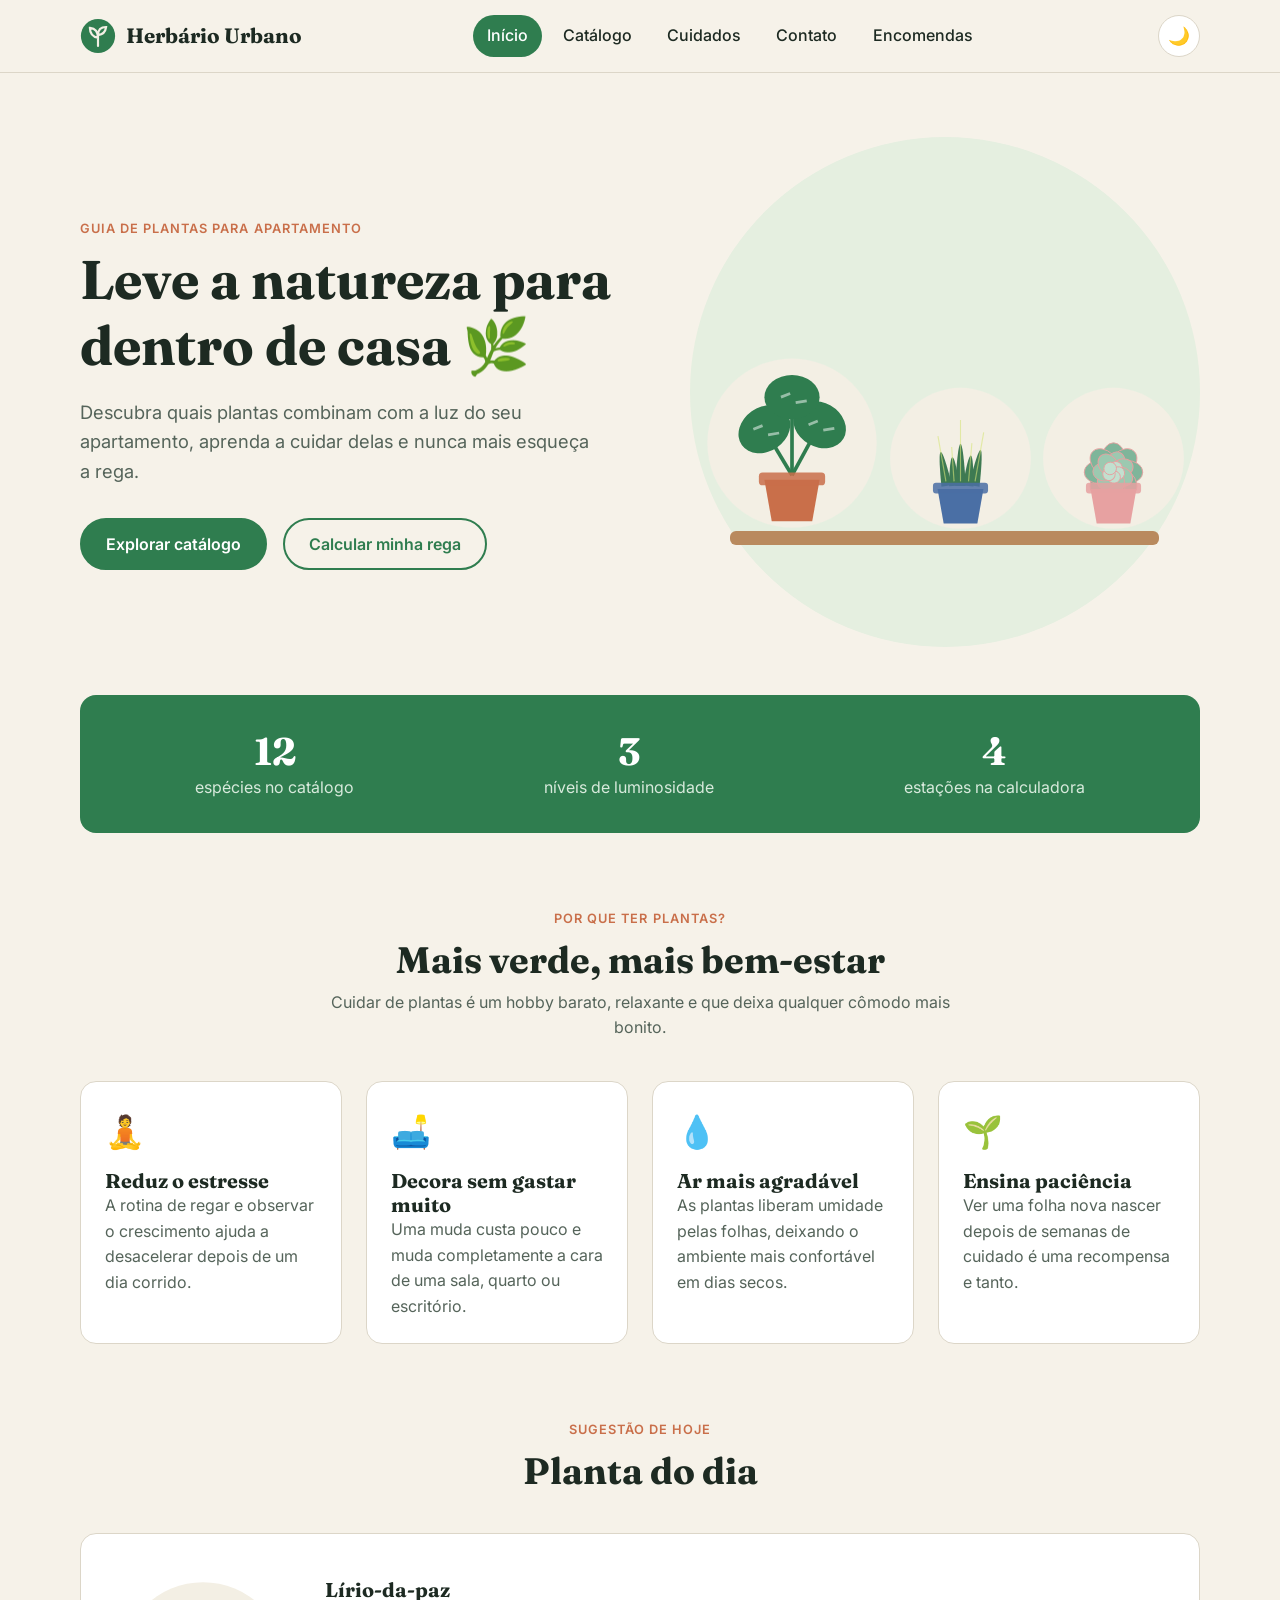
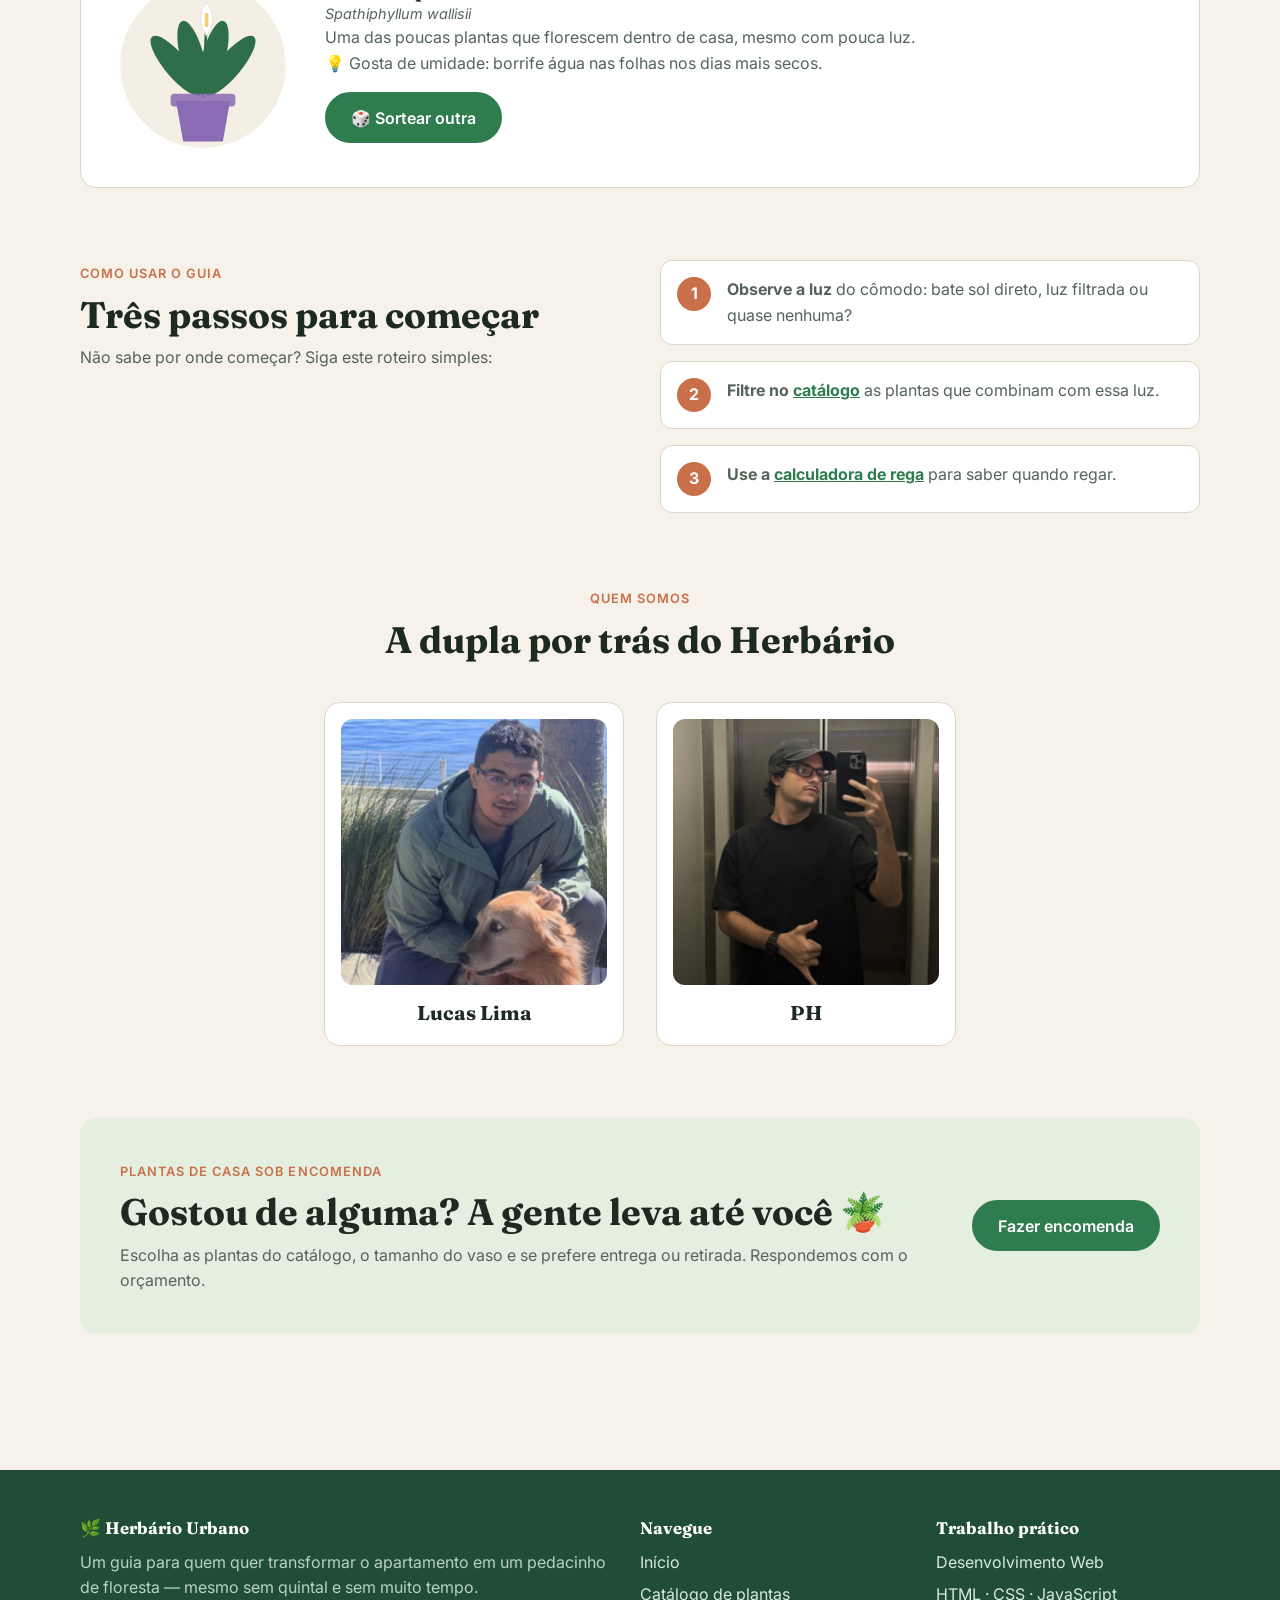
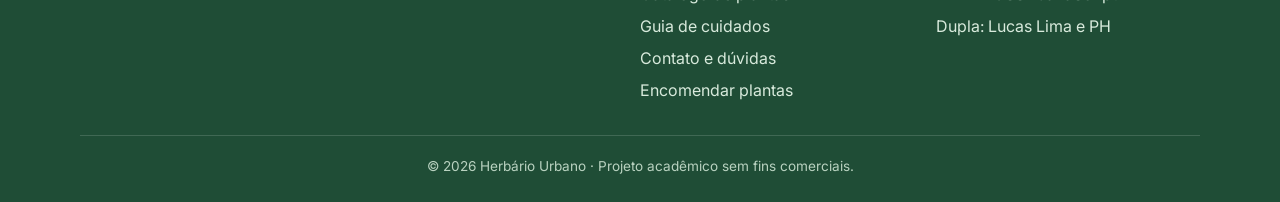
<file: index.html>
<!DOCTYPE html>
<html lang="pt-BR">
<head>
  <meta charset="UTF-8">
  <meta name="viewport" content="width=device-width, initial-scale=1.0">
  <meta name="description" content="Guia de plantas para apartamento: catálogo, cuidados e calculadora de rega.">
  <title>Início | Herbário Urbano</title>
  <link rel="icon" href="img/logo.svg" type="image/svg+xml">
  <link rel="preconnect" href="https://fonts.googleapis.com">
  <link rel="preconnect" href="https://fonts.gstatic.com" crossorigin>
  <link href="https://fonts.googleapis.com/css2?family=Fraunces:wght@600;700&family=Inter:wght@400;500;600&display=swap" rel="stylesheet">
  <link rel="stylesheet" href="css/style.css">
</head>
<body>
  <a class="pular-link" href="#conteudo">Pular para o conteúdo</a>

  <header class="cabecalho">
    <nav class="nav container" aria-label="Navegação principal">
      <a href="index.html" class="logo">
        <img src="img/logo.svg" alt="" width="36" height="36">
        Herbário Urbano
      </a>
      <ul class="nav-lista" id="menu">
          <li><a href="index.html" class="ativo" aria-current="page">Início</a></li>
          <li><a href="plantas.html">Catálogo</a></li>
          <li><a href="cuidados.html">Cuidados</a></li>
          <li><a href="contato.html">Contato</a></li>
          <li><a href="encomendas.html">Encomendas</a></li>
      </ul>
      <div class="nav-acoes">
        <button class="botao-icone tema-toggle" type="button" aria-label="Ativar tema escuro">🌙</button>
        <button class="botao-icone menu-toggle" type="button" aria-label="Abrir menu" aria-controls="menu" aria-expanded="false">☰</button>
      </div>
    </nav>
  </header>

  <main id="conteudo">
    <section class="hero">
      <div class="container">
        <div>
          <span class="etiqueta">Guia de plantas para apartamento</span>
          <h1>Leve a natureza para dentro de casa 🌿</h1>
          <p>Descubra quais plantas combinam com a luz do seu apartamento, aprenda a cuidar delas e nunca mais esqueça a rega.</p>
          <div class="hero-botoes">
            <a href="plantas.html" class="botao">Explorar catálogo</a>
            <a href="cuidados.html" class="botao botao-secundario">Calcular minha rega</a>
          </div>
        </div>
        <div class="hero-estante" aria-hidden="true">
          <div class="prateleira"></div>
          <img src="img/costela-de-adao.svg" alt="">
          <img src="img/espada-de-sao-jorge.svg" alt="">
          <img src="img/echeveria.svg" alt="">
        </div>
      </div>
    </section>

    <section class="container revelar" aria-label="Números do guia">
      <div class="numeros">
        <p><strong id="total-plantas" data-alvo="9">0</strong><span>espécies no catálogo</span></p>
        <p><strong data-alvo="3">0</strong><span>níveis de luminosidade</span></p>
        <p><strong data-alvo="4">0</strong><span>estações na calculadora</span></p>
      </div>
    </section>

    <section class="secao">
      <div class="container">
        <div class="secao-titulo revelar">
          <span class="etiqueta">Por que ter plantas?</span>
          <h2>Mais verde, mais bem-estar</h2>
          <p>Cuidar de plantas é um hobby barato, relaxante e que deixa qualquer cômodo mais bonito.</p>
        </div>
        <ul class="grade-cards" style="list-style:none">
          <li class="card revelar">
            <div class="card-icone" aria-hidden="true">🧘</div>
            <h3>Reduz o estresse</h3>
            <p>A rotina de regar e observar o crescimento ajuda a desacelerar depois de um dia corrido.</p>
          </li>
          <li class="card revelar">
            <div class="card-icone" aria-hidden="true">🛋️</div>
            <h3>Decora sem gastar muito</h3>
            <p>Uma muda custa pouco e muda completamente a cara de uma sala, quarto ou escritório.</p>
          </li>
          <li class="card revelar">
            <div class="card-icone" aria-hidden="true">💧</div>
            <h3>Ar mais agradável</h3>
            <p>As plantas liberam umidade pelas folhas, deixando o ambiente mais confortável em dias secos.</p>
          </li>
          <li class="card revelar">
            <div class="card-icone" aria-hidden="true">🌱</div>
            <h3>Ensina paciência</h3>
            <p>Ver uma folha nova nascer depois de semanas de cuidado é uma recompensa e tanto.</p>
          </li>
        </ul>
      </div>
    </section>

    <section class="secao" style="padding-top:0">
      <div class="container">
        <div class="secao-titulo">
          <span class="etiqueta">Sugestão de hoje</span>
          <h2>Planta do dia</h2>
        </div>
        <article class="planta-do-dia" id="planta-do-dia" aria-live="polite">
          <img src="img/jiboia.svg" alt="Ilustração da planta Jiboia" width="180" height="189">
          <div>
            <h3>Jiboia</h3>
            <p class="nome-cientifico">Epipremnum aureum</p>
            <p class="descricao">Pendente e muito resistente, perfeita para prateleiras altas.</p>
            <p class="dica"></p>
            <button class="botao" id="sortear-planta" type="button">🎲 Sortear outra</button>
          </div>
        </article>
      </div>
    </section>

    <section class="secao" style="padding-top:0">
      <div class="container duas-colunas">
        <div class="revelar">
          <span class="etiqueta">Como usar o guia</span>
          <h2>Três passos para começar</h2>
          <p>Não sabe por onde começar? Siga este roteiro simples:</p>
        </div>
        <ol class="lista-passos revelar">
          <li><p><strong>Observe a luz</strong> do cômodo: bate sol direto, luz filtrada ou quase nenhuma?</p></li>
          <li><p><strong>Filtre no <a href="plantas.html">catálogo</a></strong> as plantas que combinam com essa luz.</p></li>
          <li><p><strong>Use a <a href="cuidados.html#calculadora">calculadora de rega</a></strong> para saber quando regar.</p></li>
        </ol>
      </div>
    </section>

    <section class="secao" style="padding-top:0">
      <div class="container">
        <div class="secao-titulo revelar">
          <span class="etiqueta">Quem somos</span>
          <h2>A dupla por trás do Herbário</h2>
        </div>
        <ul class="dupla">
          <li class="pessoa revelar">
            <img src="img/lucas-lima.jpg" alt="Foto de Lucas Lima" width="320" height="312" loading="lazy">
            <h3>Lucas Lima</h3>
          </li>
          <li class="pessoa revelar">
            <img src="img/ph.jpg" alt="Foto de PH" width="320" height="312" loading="lazy">
            <h3>PH</h3>
          </li>
        </ul>
      </div>
    </section>

    <section class="secao" style="padding-top:0">
      <div class="container">
        <div class="chamada-encomenda revelar">
          <div>
            <span class="etiqueta">Plantas de casa sob encomenda</span>
            <h2>Gostou de alguma? A gente leva até você 🪴</h2>
            <p>Escolha as plantas do catálogo, o tamanho do vaso e se prefere entrega ou retirada. Respondemos com o orçamento.</p>
          </div>
          <a href="encomendas.html" class="botao">Fazer encomenda</a>
        </div>
      </div>
    </section>
  </main>

  <footer class="rodape">
    <div class="container">
      <div class="rodape-grade">
        <section>
          <h3>🌿 Herbário Urbano</h3>
          <p>Um guia para quem quer transformar o apartamento em um pedacinho de floresta — mesmo sem quintal e sem muito tempo.</p>
        </section>
        <nav aria-label="Links do rodapé">
          <h3>Navegue</h3>
          <ul>
            <li><a href="index.html">Início</a></li>
            <li><a href="plantas.html">Catálogo de plantas</a></li>
            <li><a href="cuidados.html">Guia de cuidados</a></li>
            <li><a href="contato.html">Contato e dúvidas</a></li>
            <li><a href="encomendas.html">Encomendar plantas</a></li>
          </ul>
        </nav>
        <section>
          <h3>Trabalho prático</h3>
          <ul>
            <li>Desenvolvimento Web</li>
            <li>HTML · CSS · JavaScript</li>
            <li>Dupla: Lucas Lima e PH</li>
          </ul>
        </section>
      </div>
      <p class="rodape-base">© <span id="ano-atual">2026</span> Herbário Urbano · Projeto acadêmico sem fins comerciais.</p>
    </div>
  </footer>

  <button class="botao-icone voltar-topo" type="button" aria-label="Voltar ao topo">↑</button>

  <script src="js/dados.js"></script>
  <script src="js/main.js"></script>
</body>
</html>
</file>
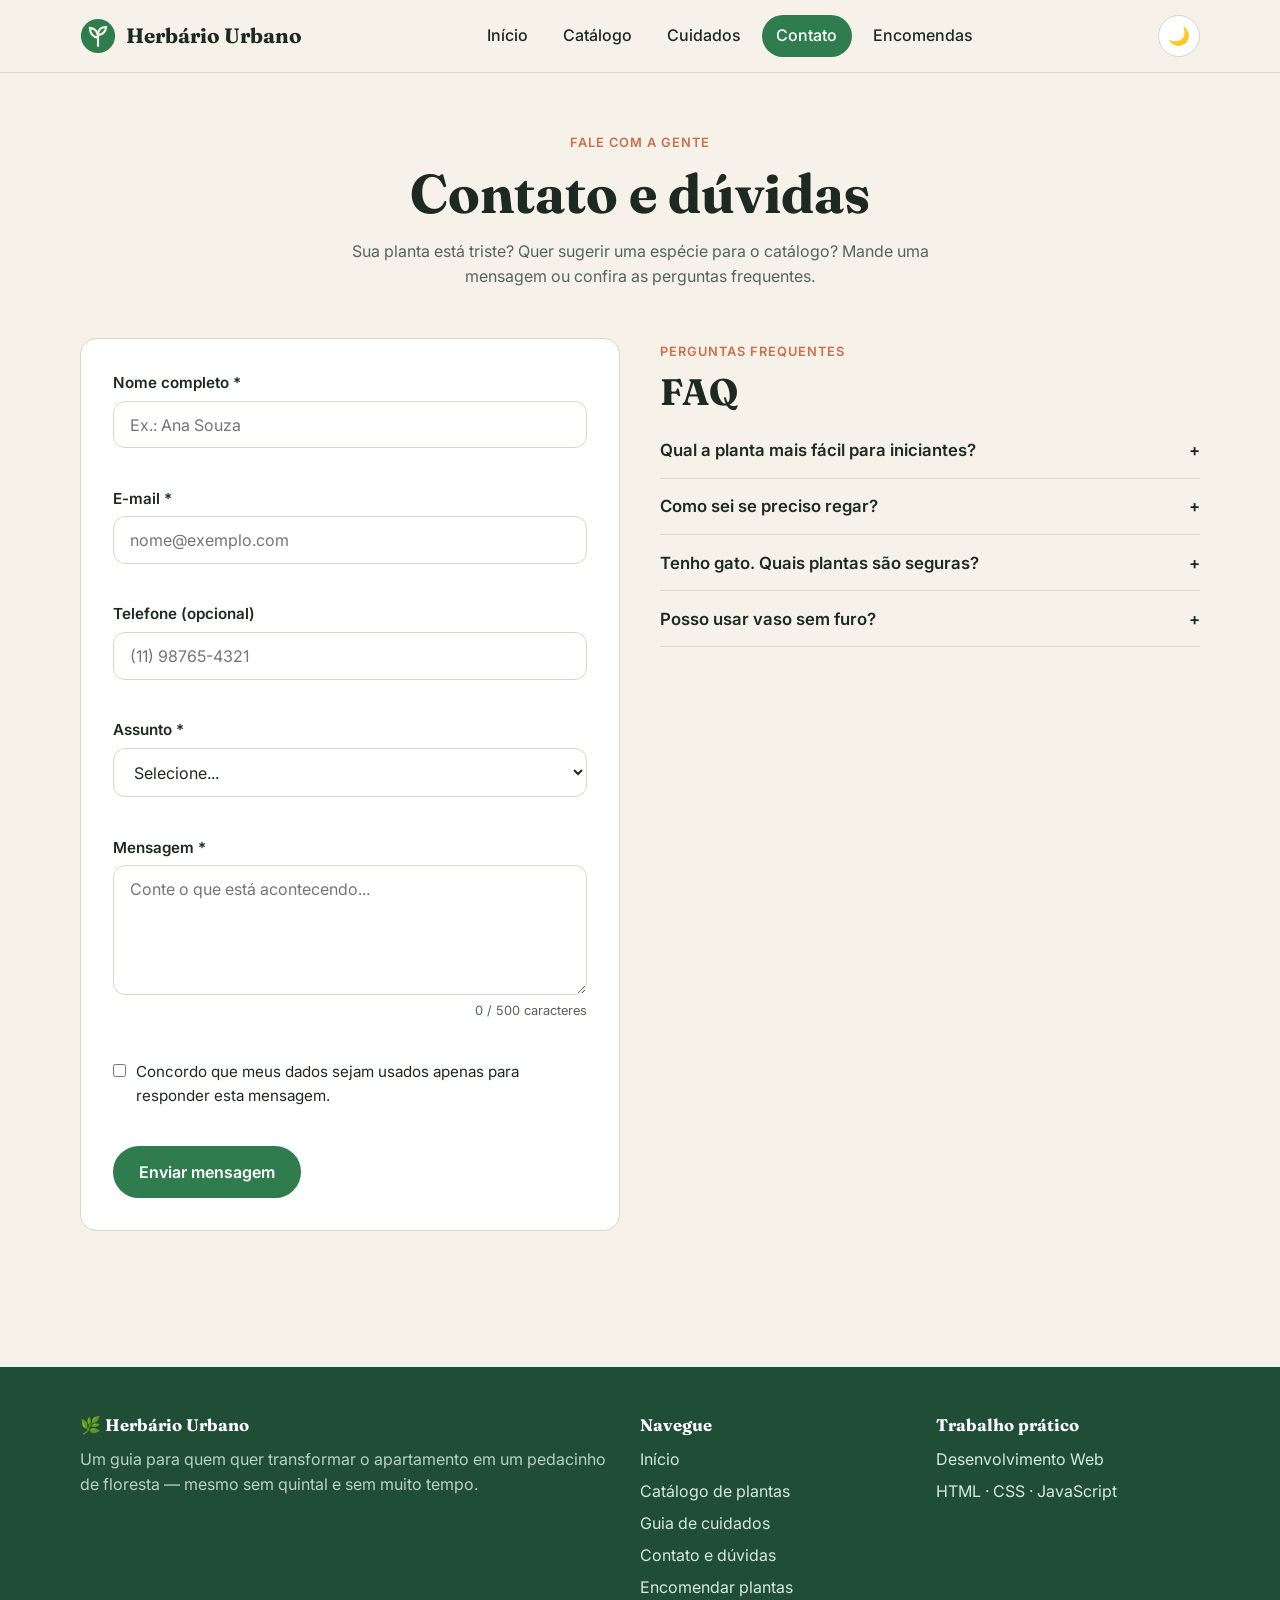
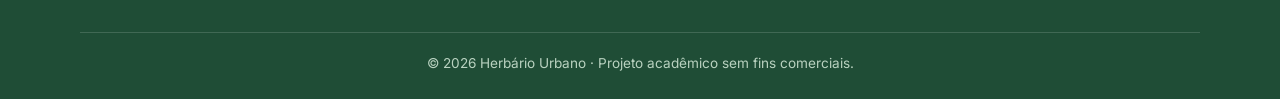
<file: contato.html>
<!DOCTYPE html>
<html lang="pt-BR">
<head>
  <meta charset="UTF-8">
  <meta name="viewport" content="width=device-width, initial-scale=1.0">
  <meta name="description" content="Entre em contato e tire suas dúvidas sobre plantas.">
  <title>Contato | Herbário Urbano</title>
  <link rel="icon" href="img/logo.svg" type="image/svg+xml">
  <link rel="preconnect" href="https://fonts.googleapis.com">
  <link rel="preconnect" href="https://fonts.gstatic.com" crossorigin>
  <link href="https://fonts.googleapis.com/css2?family=Fraunces:wght@600;700&family=Inter:wght@400;500;600&display=swap" rel="stylesheet">
  <link rel="stylesheet" href="css/style.css">
</head>
<body>
  <a class="pular-link" href="#conteudo">Pular para o conteúdo</a>

  <header class="cabecalho">
    <nav class="nav container" aria-label="Navegação principal">
      <a href="index.html" class="logo">
        <img src="img/logo.svg" alt="" width="36" height="36">
        Herbário Urbano
      </a>
      <ul class="nav-lista" id="menu">
          <li><a href="index.html">Início</a></li>
          <li><a href="plantas.html">Catálogo</a></li>
          <li><a href="cuidados.html">Cuidados</a></li>
          <li><a href="contato.html" class="ativo" aria-current="page">Contato</a></li>
          <li><a href="encomendas.html">Encomendas</a></li>
      </ul>
      <div class="nav-acoes">
        <button class="botao-icone tema-toggle" type="button" aria-label="Ativar tema escuro">🌙</button>
        <button class="botao-icone menu-toggle" type="button" aria-label="Abrir menu" aria-controls="menu" aria-expanded="false">☰</button>
      </div>
    </nav>
  </header>

  <main id="conteudo">
    <section class="pagina-topo container">
      <span class="etiqueta">Fale com a gente</span>
      <h1>Contato e dúvidas</h1>
      <p>Sua planta está triste? Quer sugerir uma espécie para o catálogo? Mande uma mensagem ou confira as perguntas frequentes.</p>
    </section>

    <section class="secao" style="padding-top:1rem">
      <div class="container duas-colunas">
        <div class="form-card">
          <form id="form-contato" novalidate>
            <div class="campo">
              <label for="nome">Nome completo *</label>
              <input type="text" id="nome" name="nome" autocomplete="name" placeholder="Ex.: Ana Souza">
              <span class="msg-erro" aria-live="polite"></span>
            </div>

            <div class="campo">
              <label for="email">E-mail *</label>
              <input type="email" id="email" name="email" autocomplete="email" placeholder="nome@exemplo.com">
              <span class="msg-erro" aria-live="polite"></span>
            </div>

            <div class="campo">
              <label for="telefone">Telefone (opcional)</label>
              <input type="tel" id="telefone" name="telefone" autocomplete="tel" placeholder="(11) 98765-4321">
              <span class="msg-erro" aria-live="polite"></span>
            </div>

            <div class="campo">
              <label for="assunto">Assunto *</label>
              <select id="assunto" name="assunto">
                <option value="">Selecione...</option>
                <option value="ajuda">Preciso de ajuda com uma planta</option>
                <option value="sugestao">Sugerir planta para o catálogo</option>
                <option value="elogio">Elogio ou crítica</option>
                <option value="outro">Outro assunto</option>
              </select>
              <span class="msg-erro" aria-live="polite"></span>
            </div>

            <div class="campo">
              <label for="mensagem">Mensagem *</label>
              <textarea id="mensagem" name="mensagem" maxlength="500" placeholder="Conte o que está acontecendo..."></textarea>
              <span class="contador" id="contador">0 / 500 caracteres</span>
              <span class="msg-erro" aria-live="polite"></span>
            </div>

            <div class="campo">
              <div class="checkbox">
                <input type="checkbox" id="termos" name="termos">
                <label for="termos">Concordo que meus dados sejam usados apenas para responder esta mensagem.</label>
              </div>
              <span class="msg-erro" aria-live="polite"></span>
            </div>

            <button class="botao" type="submit">Enviar mensagem</button>
          </form>

          <div class="sucesso-envio" id="sucesso-envio" tabindex="-1" aria-live="polite">
            <h2>Mensagem enviada! 🌱</h2>
            <p>Obrigado, <strong id="sucesso-nome"></strong>! Responderemos em breve. Confira o que recebemos:</p>
            <dl></dl>
            <button class="botao botao-secundario" type="button" id="nova-mensagem">Enviar outra mensagem</button>
          </div>
        </div>

        <aside>
          <span class="etiqueta">Perguntas frequentes</span>
          <h2>FAQ</h2>
          <div class="faq">
            <div class="faq-item">
              <button class="faq-pergunta" type="button" aria-expanded="false">Qual a planta mais fácil para iniciantes?<span aria-hidden="true">+</span></button>
              <div class="faq-resposta"><p>A espada-de-são-jorge e a zamioculca: aguentam pouca luz e esquecimentos na rega. Veja mais no <a href="plantas.html">catálogo</a>.</p></div>
            </div>
            <div class="faq-item">
              <button class="faq-pergunta" type="button" aria-expanded="false">Como sei se preciso regar?<span aria-hidden="true">+</span></button>
              <div class="faq-resposta"><p>Enfie o dedo uns 2 cm no substrato. Se sair seco, regue; se sair úmido, espere. A <a href="cuidados.html#calculadora">calculadora</a> ajuda a criar uma rotina.</p></div>
            </div>
            <div class="faq-item">
              <button class="faq-pergunta" type="button" aria-expanded="false">Tenho gato. Quais plantas são seguras?<span aria-hidden="true">+</span></button>
              <div class="faq-resposta"><p>No catálogo, marque o filtro “Só pet friendly”. Samambaia, calathea e echevéria são boas opções.</p></div>
            </div>
            <div class="faq-item">
              <button class="faq-pergunta" type="button" aria-expanded="false">Posso usar vaso sem furo?<span aria-hidden="true">+</span></button>
              <div class="faq-resposta"><p>Use como cachepô: deixe a planta num vaso plástico furado dentro dele e retire a água acumulada após a rega.</p></div>
            </div>
          </div>
        </aside>
      </div>
    </section>
  </main>

  <footer class="rodape">
    <div class="container">
      <div class="rodape-grade">
        <section>
          <h3>🌿 Herbário Urbano</h3>
          <p>Um guia para quem quer transformar o apartamento em um pedacinho de floresta — mesmo sem quintal e sem muito tempo.</p>
        </section>
        <nav aria-label="Links do rodapé">
          <h3>Navegue</h3>
          <ul>
            <li><a href="index.html">Início</a></li>
            <li><a href="plantas.html">Catálogo de plantas</a></li>
            <li><a href="cuidados.html">Guia de cuidados</a></li>
            <li><a href="contato.html">Contato e dúvidas</a></li>
            <li><a href="encomendas.html">Encomendar plantas</a></li>
          </ul>
        </nav>
        <section>
          <h3>Trabalho prático</h3>
          <ul>
            <li>Desenvolvimento Web</li>
            <li>HTML · CSS · JavaScript</li>
          </ul>
        </section>
      </div>
      <p class="rodape-base">© <span id="ano-atual">2026</span> Herbário Urbano · Projeto acadêmico sem fins comerciais.</p>
    </div>
  </footer>

  <button class="botao-icone voltar-topo" type="button" aria-label="Voltar ao topo">↑</button>

  <script src="js/dados.js"></script>
  <script src="js/main.js"></script>
  <script src="js/contato.js"></script>
</body>
</html>
</file>
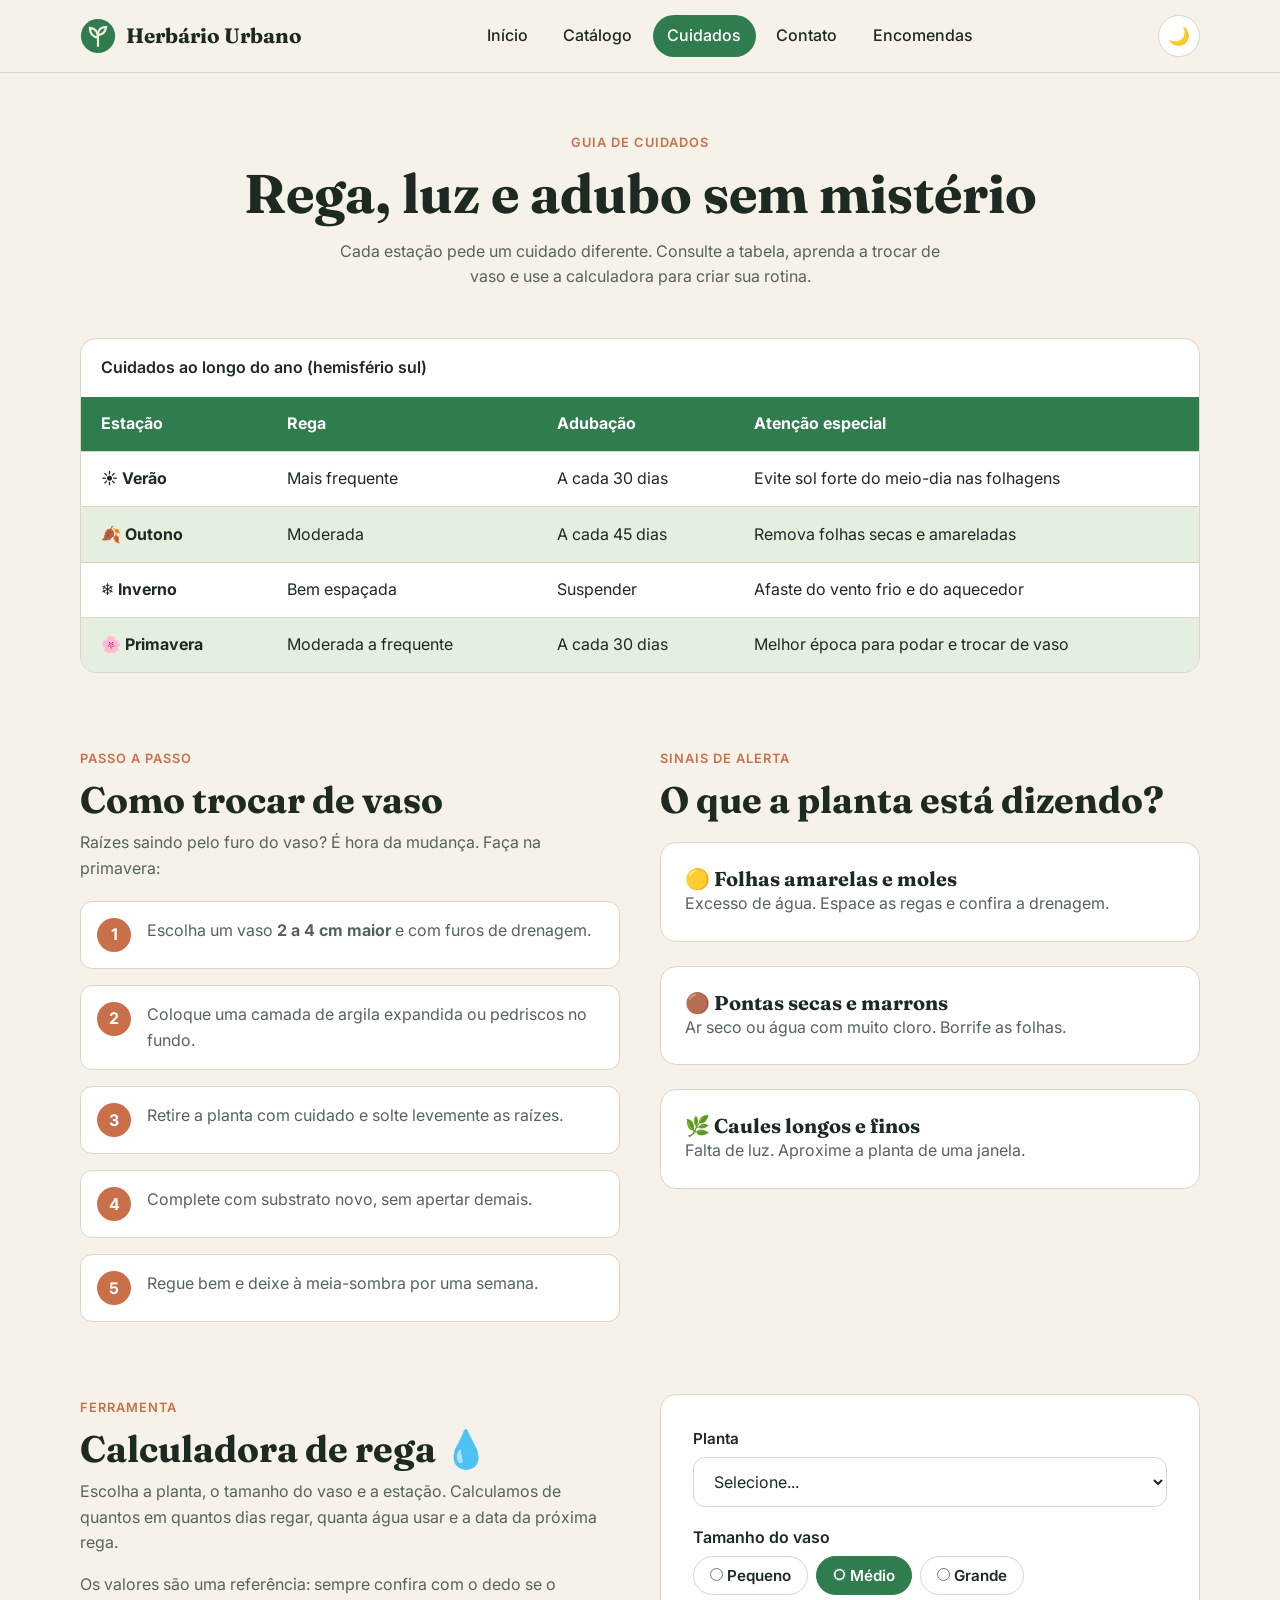
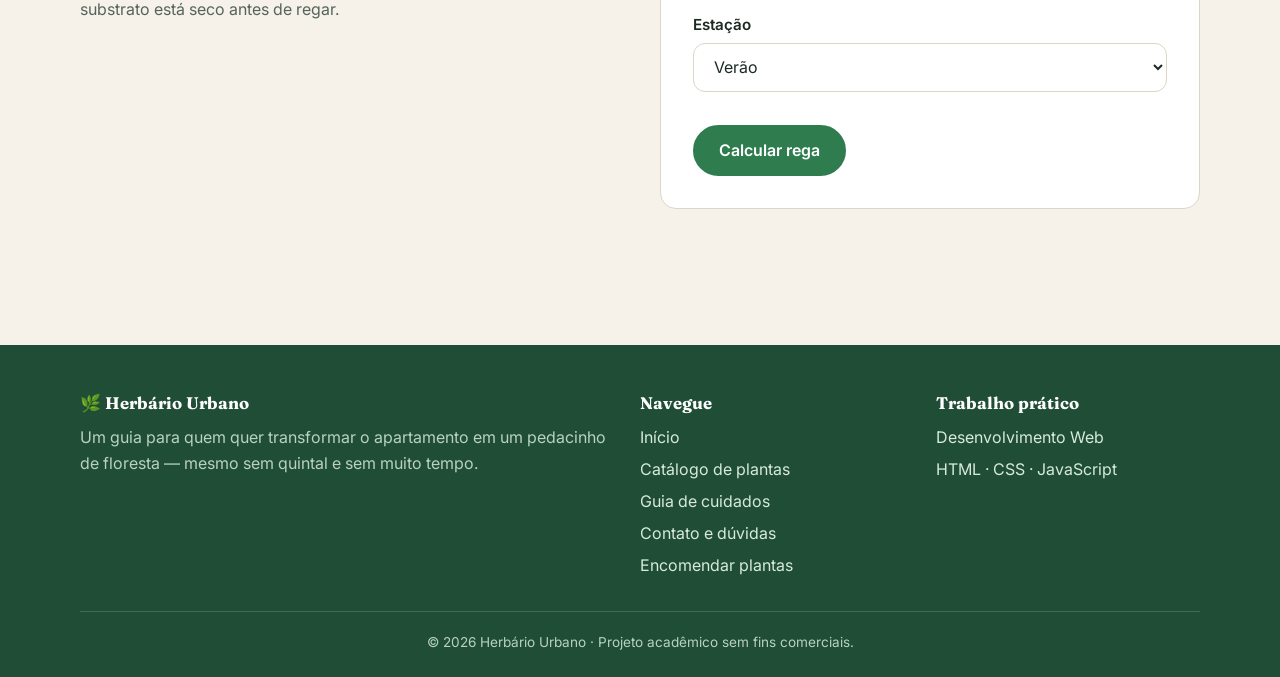
<file: cuidados.html>
<!DOCTYPE html>
<html lang="pt-BR">
<head>
  <meta charset="UTF-8">
  <meta name="viewport" content="width=device-width, initial-scale=1.0">
  <meta name="description" content="Guia de cuidados com plantas e calculadora de rega.">
  <title>Cuidados | Herbário Urbano</title>
  <link rel="icon" href="img/logo.svg" type="image/svg+xml">
  <link rel="preconnect" href="https://fonts.googleapis.com">
  <link rel="preconnect" href="https://fonts.gstatic.com" crossorigin>
  <link href="https://fonts.googleapis.com/css2?family=Fraunces:wght@600;700&family=Inter:wght@400;500;600&display=swap" rel="stylesheet">
  <link rel="stylesheet" href="css/style.css">
</head>
<body>
  <a class="pular-link" href="#conteudo">Pular para o conteúdo</a>

  <header class="cabecalho">
    <nav class="nav container" aria-label="Navegação principal">
      <a href="index.html" class="logo">
        <img src="img/logo.svg" alt="" width="36" height="36">
        Herbário Urbano
      </a>
      <ul class="nav-lista" id="menu">
          <li><a href="index.html">Início</a></li>
          <li><a href="plantas.html">Catálogo</a></li>
          <li><a href="cuidados.html" class="ativo" aria-current="page">Cuidados</a></li>
          <li><a href="contato.html">Contato</a></li>
          <li><a href="encomendas.html">Encomendas</a></li>
      </ul>
      <div class="nav-acoes">
        <button class="botao-icone tema-toggle" type="button" aria-label="Ativar tema escuro">🌙</button>
        <button class="botao-icone menu-toggle" type="button" aria-label="Abrir menu" aria-controls="menu" aria-expanded="false">☰</button>
      </div>
    </nav>
  </header>

  <main id="conteudo">
    <section class="pagina-topo container">
      <span class="etiqueta">Guia de cuidados</span>
      <h1>Rega, luz e adubo sem mistério</h1>
      <p>Cada estação pede um cuidado diferente. Consulte a tabela, aprenda a trocar de vaso e use a calculadora para criar sua rotina.</p>
    </section>

    <section class="secao" style="padding-top:1rem">
      <div class="container">
        <div class="tabela-wrapper revelar">
          <table>
            <caption>Cuidados ao longo do ano (hemisfério sul)</caption>
            <thead>
              <tr>
                <th scope="col">Estação</th>
                <th scope="col">Rega</th>
                <th scope="col">Adubação</th>
                <th scope="col">Atenção especial</th>
              </tr>
            </thead>
            <tbody>
              <tr>
                <th scope="row">☀️ Verão</th>
                <td>Mais frequente</td>
                <td>A cada 30 dias</td>
                <td>Evite sol forte do meio-dia nas folhagens</td>
              </tr>
              <tr>
                <th scope="row">🍂 Outono</th>
                <td>Moderada</td>
                <td>A cada 45 dias</td>
                <td>Remova folhas secas e amareladas</td>
              </tr>
              <tr>
                <th scope="row">❄️ Inverno</th>
                <td>Bem espaçada</td>
                <td>Suspender</td>
                <td>Afaste do vento frio e do aquecedor</td>
              </tr>
              <tr>
                <th scope="row">🌸 Primavera</th>
                <td>Moderada a frequente</td>
                <td>A cada 30 dias</td>
                <td>Melhor época para podar e trocar de vaso</td>
              </tr>
            </tbody>
          </table>
        </div>
      </div>
    </section>

    <section class="secao" style="padding-top:0">
      <div class="container duas-colunas">
        <article class="revelar">
          <span class="etiqueta">Passo a passo</span>
          <h2>Como trocar de vaso</h2>
          <p>Raízes saindo pelo furo do vaso? É hora da mudança. Faça na primavera:</p>
          <ol class="lista-passos" style="margin-top:1.25rem">
            <li><p>Escolha um vaso <strong>2 a 4 cm maior</strong> e com furos de drenagem.</p></li>
            <li><p>Coloque uma camada de argila expandida ou pedriscos no fundo.</p></li>
            <li><p>Retire a planta com cuidado e solte levemente as raízes.</p></li>
            <li><p>Complete com substrato novo, sem apertar demais.</p></li>
            <li><p>Regue bem e deixe à meia-sombra por uma semana.</p></li>
          </ol>
        </article>

        <article class="revelar">
          <span class="etiqueta">Sinais de alerta</span>
          <h2>O que a planta está dizendo?</h2>
          <ul class="grade-cards" style="list-style:none;grid-template-columns:1fr;margin-top:1.25rem">
            <li class="card"><h3>🟡 Folhas amarelas e moles</h3><p>Excesso de água. Espace as regas e confira a drenagem.</p></li>
            <li class="card"><h3>🟤 Pontas secas e marrons</h3><p>Ar seco ou água com muito cloro. Borrife as folhas.</p></li>
            <li class="card"><h3>🌿 Caules longos e finos</h3><p>Falta de luz. Aproxime a planta de uma janela.</p></li>
          </ul>
        </article>
      </div>
    </section>

    <section class="secao" id="calculadora" style="padding-top:0">
      <div class="container duas-colunas">
        <div class="revelar">
          <span class="etiqueta">Ferramenta</span>
          <h2>Calculadora de rega 💧</h2>
          <p>Escolha a planta, o tamanho do vaso e a estação. Calculamos de quantos em quantos dias regar, quanta água usar e a data da próxima rega.</p>
          <p style="margin-top:1rem">Os valores são uma referência: sempre confira com o dedo se o substrato está seco antes de regar.</p>
        </div>

        <form class="calculadora" id="form-calculadora" novalidate>
          <div class="campo">
            <label for="calc-planta">Planta</label>
            <select id="calc-planta" required>
              <option value="">Selecione...</option>
            </select>
          </div>

          <fieldset class="campo" style="border:none">
            <legend style="font-weight:600;margin-bottom:.4rem">Tamanho do vaso</legend>
            <div class="grupo-filtros">
              <label class="filtro"><input type="radio" name="vaso" value="pequeno"> Pequeno</label>
              <label class="filtro"><input type="radio" name="vaso" value="medio" checked> Médio</label>
              <label class="filtro"><input type="radio" name="vaso" value="grande"> Grande</label>
            </div>
          </fieldset>

          <div class="campo">
            <label for="calc-estacao">Estação</label>
            <select id="calc-estacao">
              <option value="verao">Verão</option>
              <option value="outono">Outono</option>
              <option value="inverno">Inverno</option>
              <option value="primavera">Primavera</option>
            </select>
          </div>

          <p class="msg-erro" id="calc-erro" role="alert"></p>
          <button class="botao" type="submit">Calcular rega</button>
          <div class="resultado-calc" id="resultado-calc" aria-live="polite"></div>
        </form>
      </div>
    </section>
  </main>

  <footer class="rodape">
    <div class="container">
      <div class="rodape-grade">
        <section>
          <h3>🌿 Herbário Urbano</h3>
          <p>Um guia para quem quer transformar o apartamento em um pedacinho de floresta — mesmo sem quintal e sem muito tempo.</p>
        </section>
        <nav aria-label="Links do rodapé">
          <h3>Navegue</h3>
          <ul>
            <li><a href="index.html">Início</a></li>
            <li><a href="plantas.html">Catálogo de plantas</a></li>
            <li><a href="cuidados.html">Guia de cuidados</a></li>
            <li><a href="contato.html">Contato e dúvidas</a></li>
            <li><a href="encomendas.html">Encomendar plantas</a></li>
          </ul>
        </nav>
        <section>
          <h3>Trabalho prático</h3>
          <ul>
            <li>Desenvolvimento Web</li>
            <li>HTML · CSS · JavaScript</li>
          </ul>
        </section>
      </div>
      <p class="rodape-base">© <span id="ano-atual">2026</span> Herbário Urbano · Projeto acadêmico sem fins comerciais.</p>
    </div>
  </footer>

  <button class="botao-icone voltar-topo" type="button" aria-label="Voltar ao topo">↑</button>

  <script src="js/dados.js"></script>
  <script src="js/main.js"></script>
  <script src="js/cuidados.js"></script>
</body>
</html>
</file>
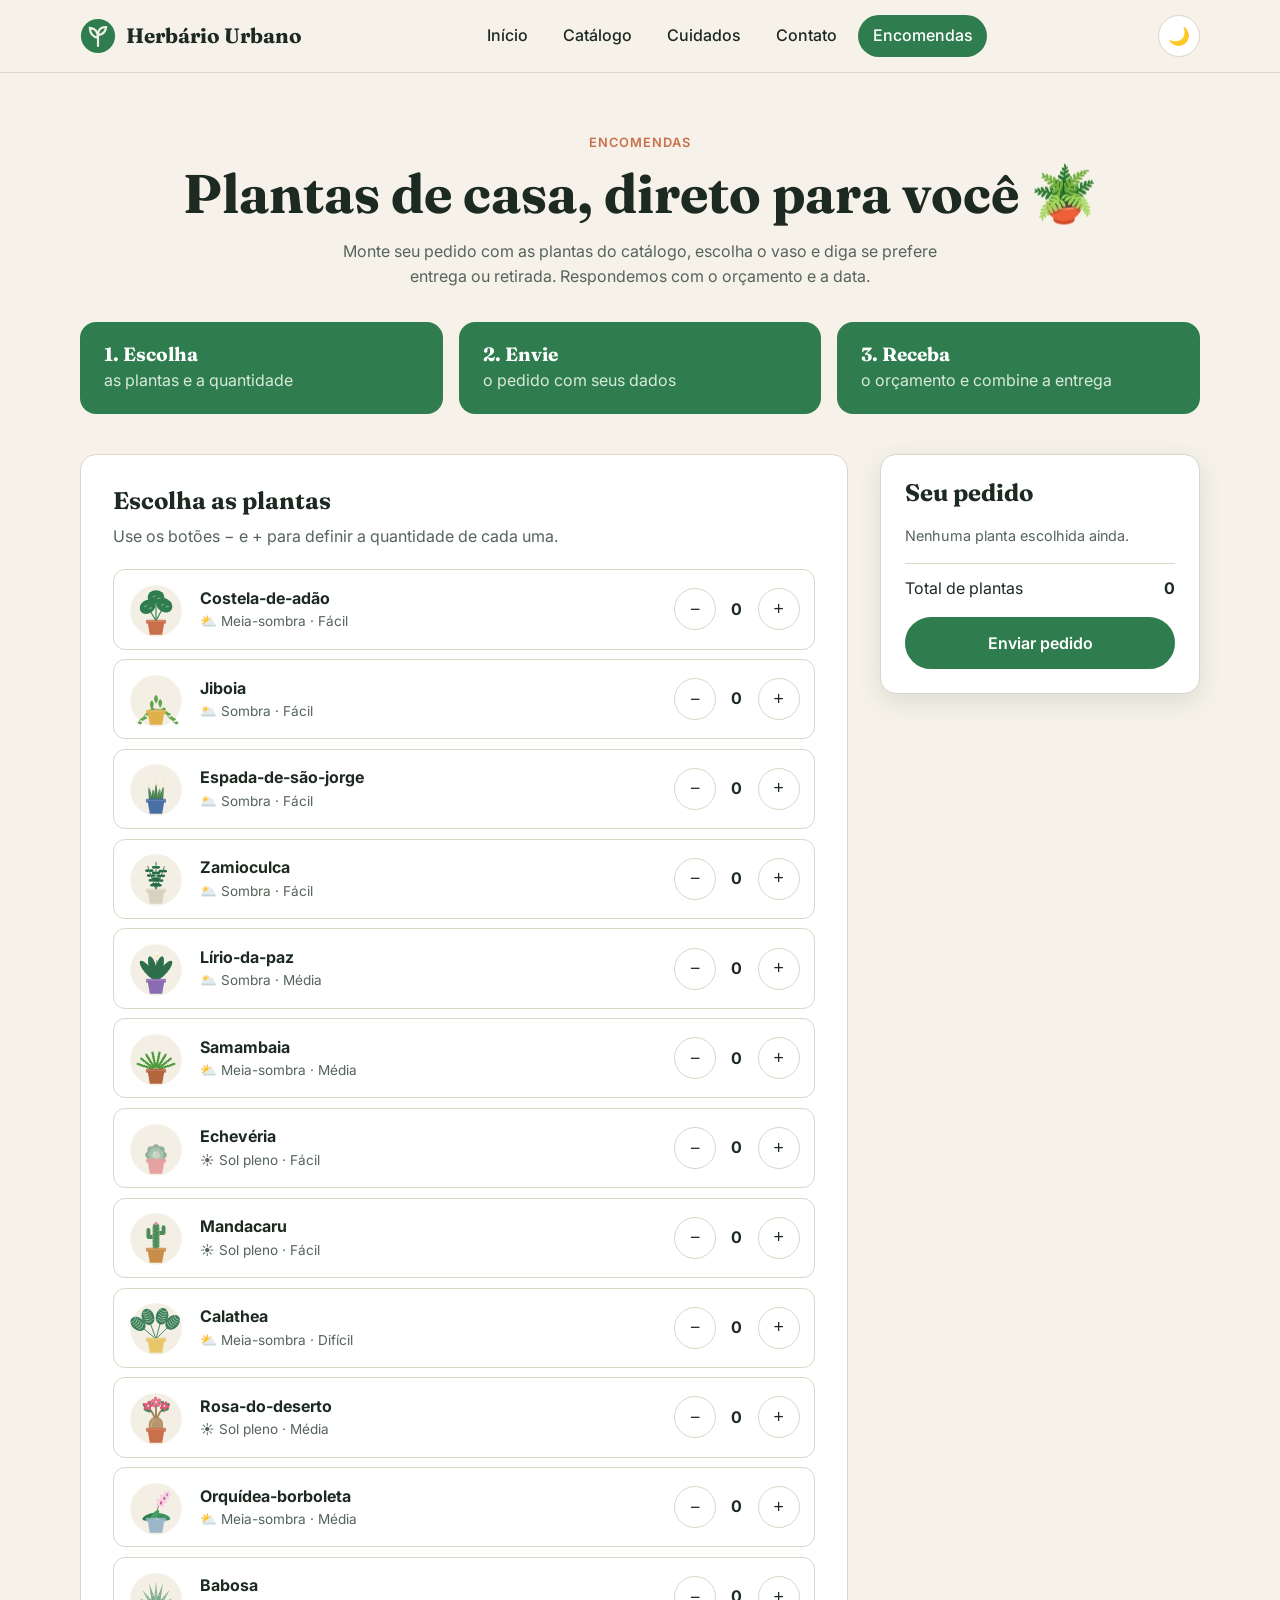
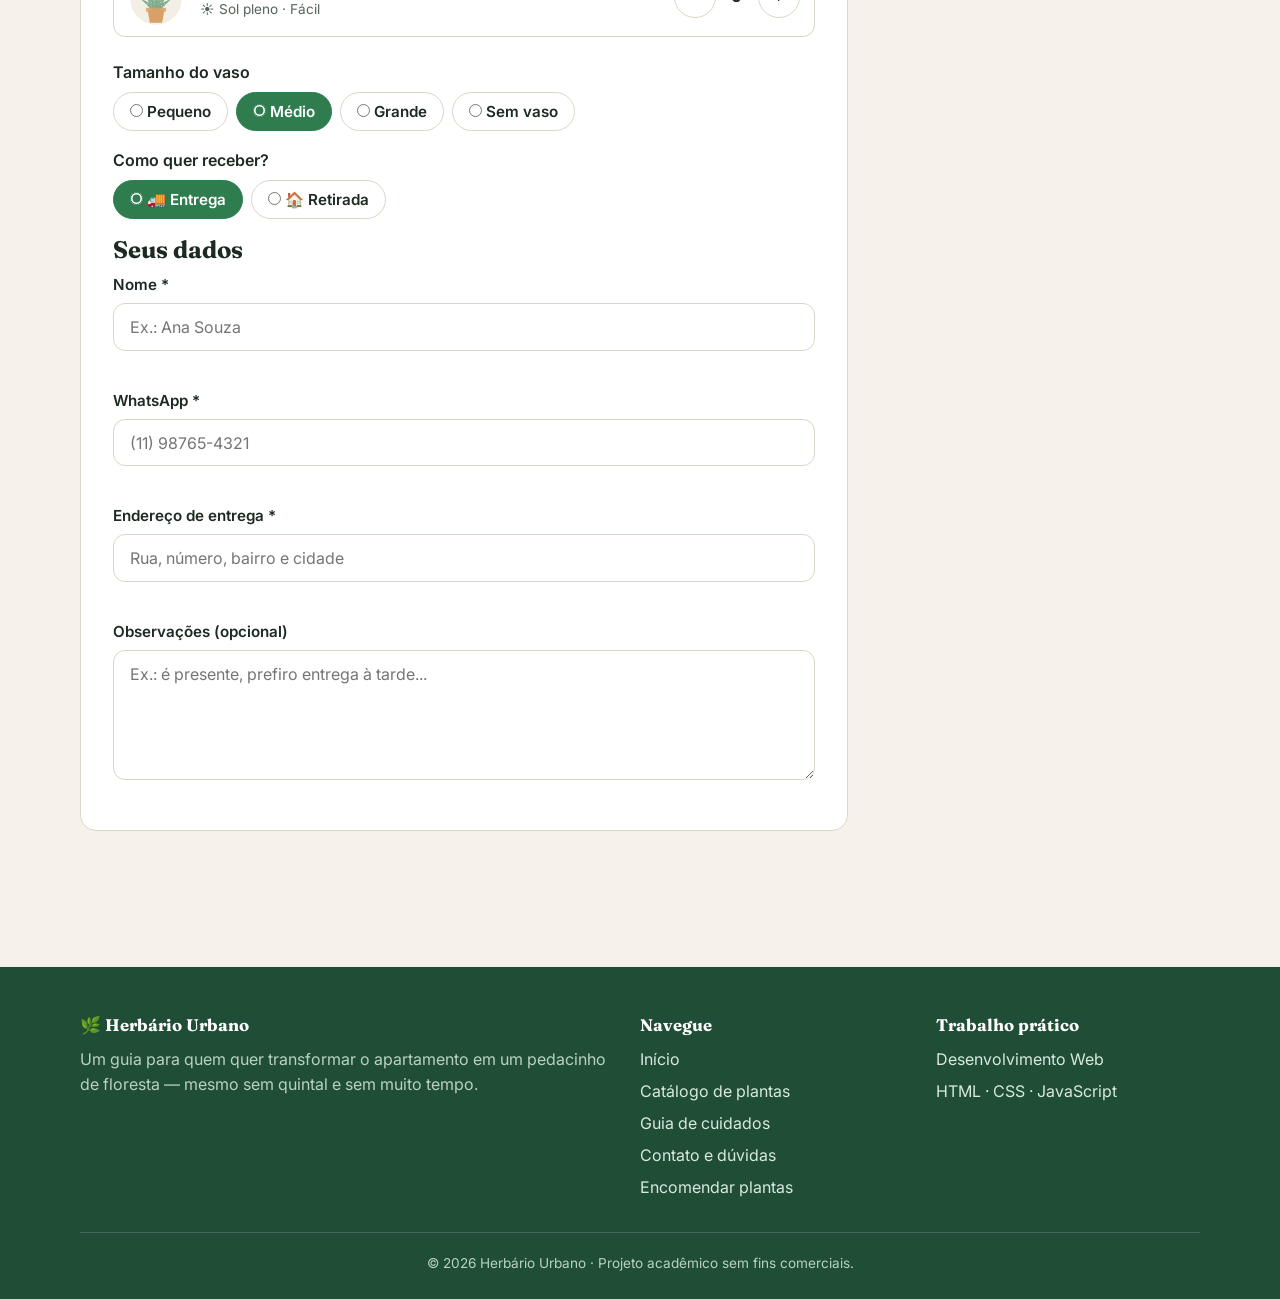
<file: encomendas.html>
<!DOCTYPE html>
<html lang="pt-BR">
<head>
  <meta charset="UTF-8">
  <meta name="viewport" content="width=device-width, initial-scale=1.0">
  <meta name="description" content="Encomende plantas de casa com entrega ou retirada.">
  <title>Encomendas | Herbário Urbano</title>
  <link rel="icon" href="img/logo.svg" type="image/svg+xml">
  <link rel="preconnect" href="https://fonts.googleapis.com">
  <link rel="preconnect" href="https://fonts.gstatic.com" crossorigin>
  <link href="https://fonts.googleapis.com/css2?family=Fraunces:wght@600;700&family=Inter:wght@400;500;600&display=swap" rel="stylesheet">
  <link rel="stylesheet" href="css/style.css">
</head>
<body>
  <a class="pular-link" href="#conteudo">Pular para o conteúdo</a>

  <header class="cabecalho">
    <nav class="nav container" aria-label="Navegação principal">
      <a href="index.html" class="logo">
        <img src="img/logo.svg" alt="" width="36" height="36">
        Herbário Urbano
      </a>
      <ul class="nav-lista" id="menu">
          <li><a href="index.html">Início</a></li>
          <li><a href="plantas.html">Catálogo</a></li>
          <li><a href="cuidados.html">Cuidados</a></li>
          <li><a href="contato.html">Contato</a></li>
          <li><a href="encomendas.html" class="ativo" aria-current="page">Encomendas</a></li>
      </ul>
      <div class="nav-acoes">
        <button class="botao-icone tema-toggle" type="button" aria-label="Ativar tema escuro">🌙</button>
        <button class="botao-icone menu-toggle" type="button" aria-label="Abrir menu" aria-controls="menu" aria-expanded="false">☰</button>
      </div>
    </nav>
  </header>

  <main id="conteudo">
    <section class="pagina-topo container">
      <span class="etiqueta">Encomendas</span>
      <h1>Plantas de casa, direto para você 🪴</h1>
      <p>Monte seu pedido com as plantas do catálogo, escolha o vaso e diga se prefere entrega ou retirada. Respondemos com o orçamento e a data.</p>
    </section>

    <section class="container revelar" aria-label="Como funciona">
      <ol class="passos-encomenda">
        <li><strong>1. Escolha</strong><span>as plantas e a quantidade</span></li>
        <li><strong>2. Envie</strong><span>o pedido com seus dados</span></li>
        <li><strong>3. Receba</strong><span>o orçamento e combine a entrega</span></li>
      </ol>
    </section>

    <section class="secao" style="padding-top:2.5rem">
      <form class="container layout-encomenda" id="form-encomenda" novalidate>
        <div class="form-card">
          <h2>Escolha as plantas</h2>
          <p>Use os botões − e + para definir a quantidade de cada uma.</p>
          <ul class="lista-encomenda" id="lista-encomenda">
            <noscript><li>Ative o JavaScript para montar seu pedido.</li></noscript>
          </ul>
          <p class="msg-erro" id="erro-plantas" role="alert"></p>

          <fieldset class="campo" style="border:none">
            <legend style="font-weight:600;margin-bottom:.4rem">Tamanho do vaso</legend>
            <div class="grupo-filtros opcoes-pilula">
              <label class="filtro"><input type="radio" name="vaso" value="Pequeno"> Pequeno</label>
              <label class="filtro"><input type="radio" name="vaso" value="Médio" checked> Médio</label>
              <label class="filtro"><input type="radio" name="vaso" value="Grande"> Grande</label>
              <label class="filtro"><input type="radio" name="vaso" value="Sem vaso (só a muda)"> Sem vaso</label>
            </div>
          </fieldset>

          <fieldset class="campo" style="border:none">
            <legend style="font-weight:600;margin-bottom:.4rem">Como quer receber?</legend>
            <div class="grupo-filtros opcoes-pilula">
              <label class="filtro"><input type="radio" name="recebimento" value="Entrega" checked> 🚚 Entrega</label>
              <label class="filtro"><input type="radio" name="recebimento" value="Retirada"> 🏠 Retirada</label>
            </div>
          </fieldset>

          <h2 style="margin-top:1rem">Seus dados</h2>
          <div class="campo">
            <label for="enc-nome">Nome *</label>
            <input type="text" id="enc-nome" name="nome" autocomplete="name" placeholder="Ex.: Ana Souza">
            <span class="msg-erro" aria-live="polite"></span>
          </div>
          <div class="campo">
            <label for="enc-telefone">WhatsApp *</label>
            <input type="tel" id="enc-telefone" name="telefone" autocomplete="tel" placeholder="(11) 98765-4321">
            <span class="msg-erro" aria-live="polite"></span>
          </div>
          <div class="campo" id="campo-endereco">
            <label for="enc-endereco">Endereço de entrega *</label>
            <input type="text" id="enc-endereco" name="endereco" autocomplete="street-address" placeholder="Rua, número, bairro e cidade">
            <span class="msg-erro" aria-live="polite"></span>
          </div>
          <div class="campo">
            <label for="enc-obs">Observações (opcional)</label>
            <textarea id="enc-obs" name="obs" maxlength="300" placeholder="Ex.: é presente, prefiro entrega à tarde..."></textarea>
          </div>
        </div>

        <aside class="resumo-encomenda" aria-live="polite">
          <h2>Seu pedido</h2>
          <ul id="resumo-itens"><li class="resumo-vazio">Nenhuma planta escolhida ainda.</li></ul>
          <p class="resumo-total"><span>Total de plantas</span><strong id="resumo-total">0</strong></p>
          <button class="botao" type="submit">Enviar pedido</button>

          <div class="sucesso-envio" id="sucesso-encomenda" tabindex="-1">
            <h3>Pedido recebido! 🌱</h3>
            <p>Obrigado, <strong id="sucesso-enc-nome"></strong>! Vamos responder pelo WhatsApp com o orçamento.</p>
            <a class="botao" id="link-whatsapp" href="#" target="_blank" rel="noopener" hidden>Enviar pelo WhatsApp</a>
            <button class="botao botao-secundario" type="button" id="novo-pedido">Fazer outro pedido</button>
          </div>
        </aside>
      </form>
    </section>
  </main>

  <footer class="rodape">
    <div class="container">
      <div class="rodape-grade">
        <section>
          <h3>🌿 Herbário Urbano</h3>
          <p>Um guia para quem quer transformar o apartamento em um pedacinho de floresta — mesmo sem quintal e sem muito tempo.</p>
        </section>
        <nav aria-label="Links do rodapé">
          <h3>Navegue</h3>
          <ul>
            <li><a href="index.html">Início</a></li>
            <li><a href="plantas.html">Catálogo de plantas</a></li>
            <li><a href="cuidados.html">Guia de cuidados</a></li>
            <li><a href="contato.html">Contato e dúvidas</a></li>
            <li><a href="encomendas.html">Encomendar plantas</a></li>
          </ul>
        </nav>
        <section>
          <h3>Trabalho prático</h3>
          <ul>
            <li>Desenvolvimento Web</li>
            <li>HTML · CSS · JavaScript</li>
          </ul>
        </section>
      </div>
      <p class="rodape-base">© <span id="ano-atual">2026</span> Herbário Urbano · Projeto acadêmico sem fins comerciais.</p>
    </div>
  </footer>

  <button class="botao-icone voltar-topo" type="button" aria-label="Voltar ao topo">↑</button>

  <script src="js/dados.js"></script>
  <script src="js/main.js"></script>
  <script src="js/encomendas.js"></script>
</body>
</html>
</file>
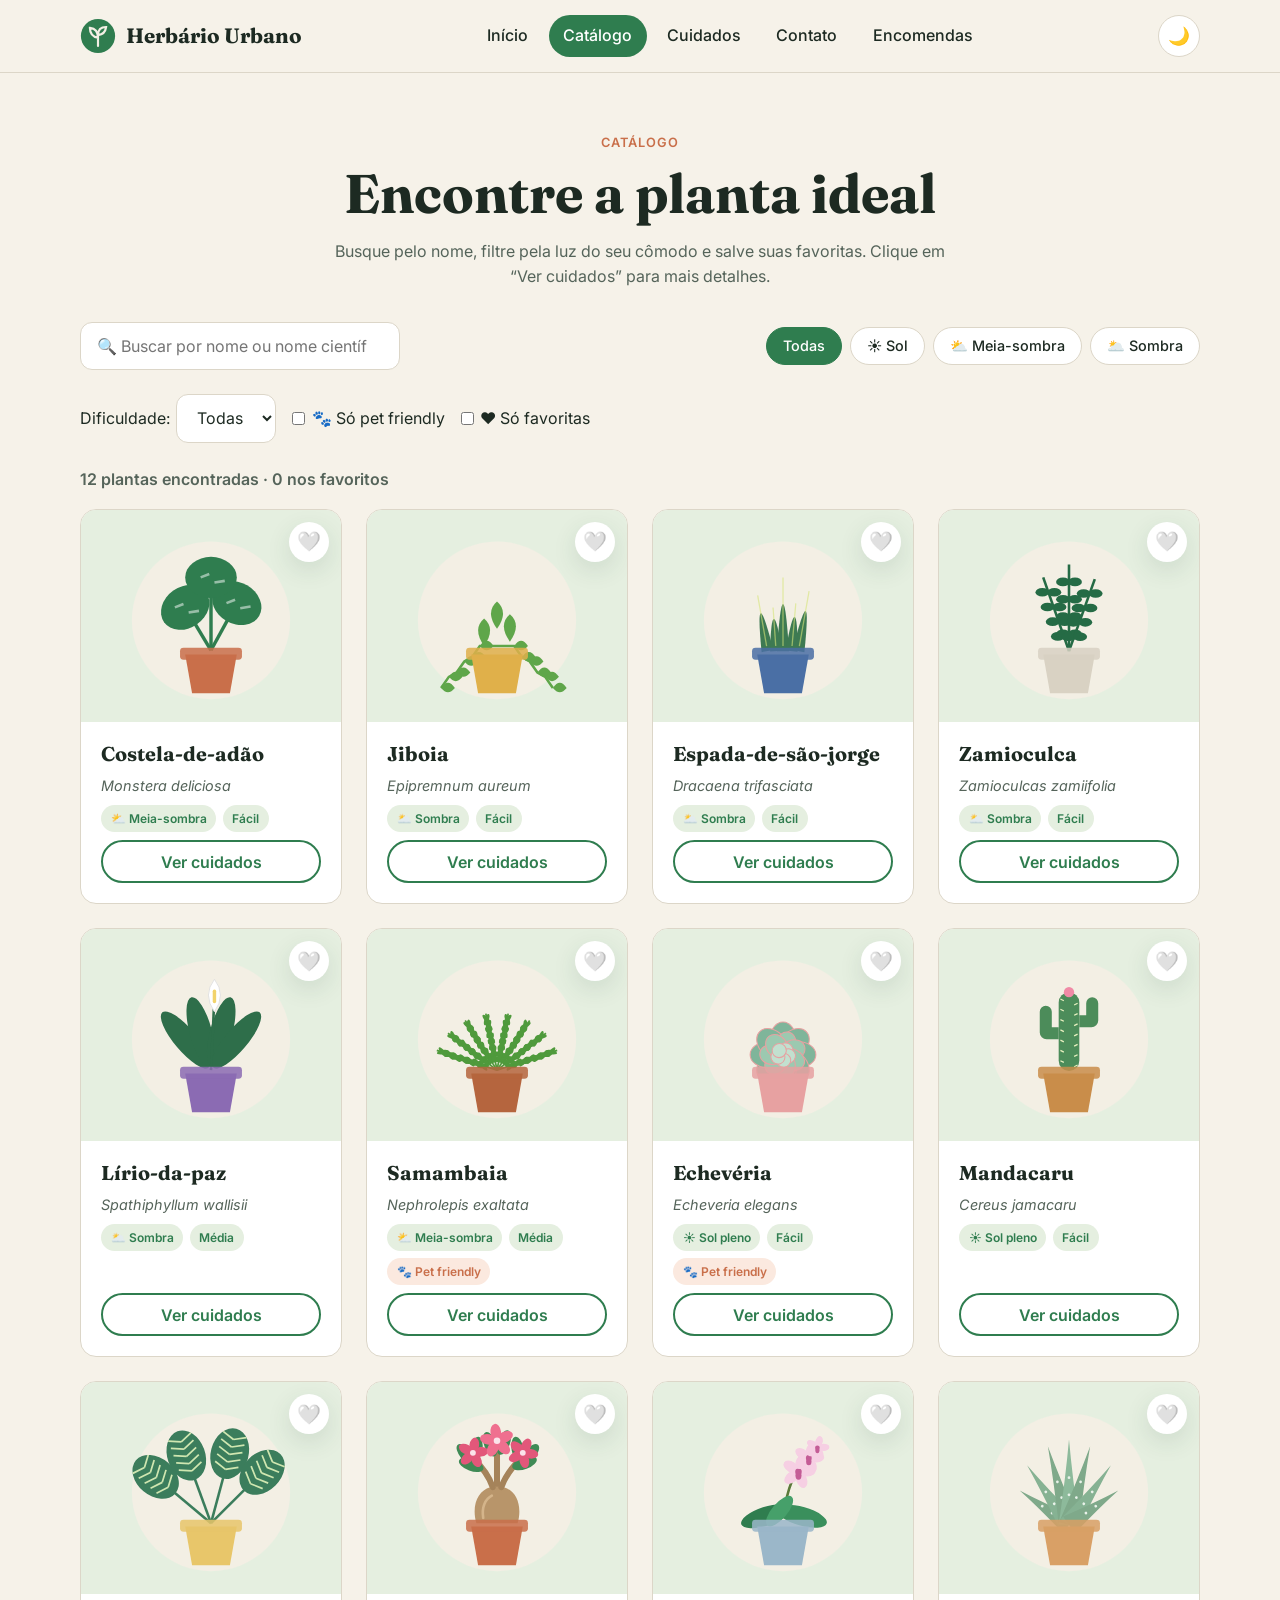
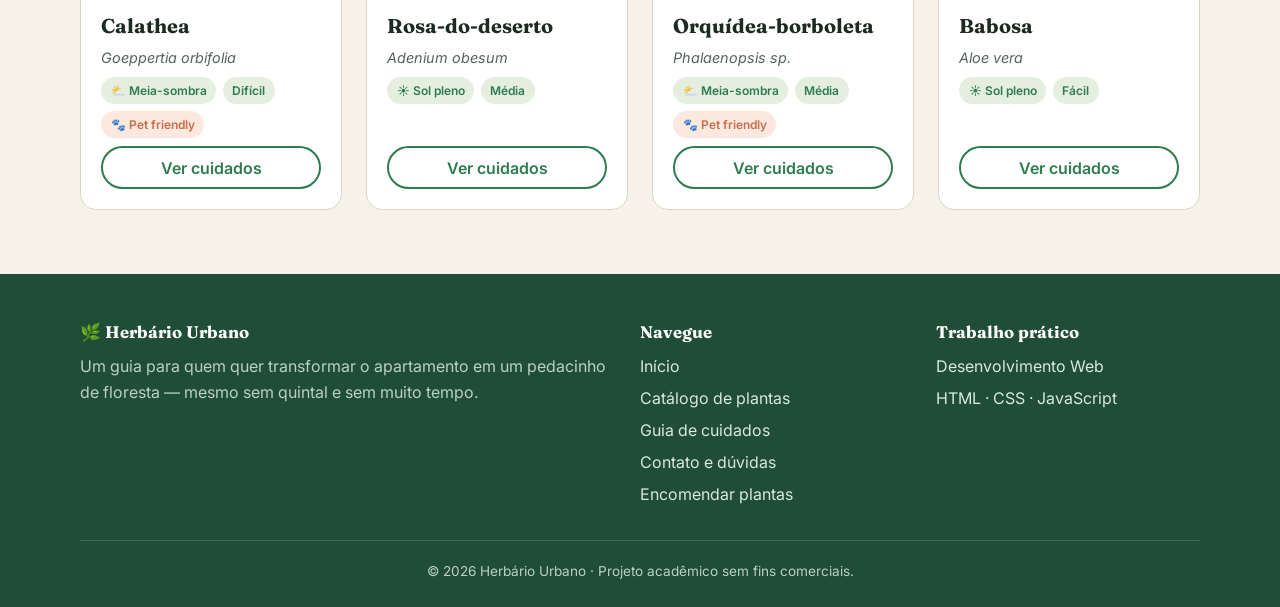
<file: plantas.html>
<!DOCTYPE html>
<html lang="pt-BR">
<head>
  <meta charset="UTF-8">
  <meta name="viewport" content="width=device-width, initial-scale=1.0">
  <meta name="description" content="Catálogo de plantas para apartamento com filtros por luz e dificuldade.">
  <title>Catálogo | Herbário Urbano</title>
  <link rel="icon" href="img/logo.svg" type="image/svg+xml">
  <link rel="preconnect" href="https://fonts.googleapis.com">
  <link rel="preconnect" href="https://fonts.gstatic.com" crossorigin>
  <link href="https://fonts.googleapis.com/css2?family=Fraunces:wght@600;700&family=Inter:wght@400;500;600&display=swap" rel="stylesheet">
  <link rel="stylesheet" href="css/style.css">
</head>
<body>
  <a class="pular-link" href="#conteudo">Pular para o conteúdo</a>

  <header class="cabecalho">
    <nav class="nav container" aria-label="Navegação principal">
      <a href="index.html" class="logo">
        <img src="img/logo.svg" alt="" width="36" height="36">
        Herbário Urbano
      </a>
      <ul class="nav-lista" id="menu">
          <li><a href="index.html">Início</a></li>
          <li><a href="plantas.html" class="ativo" aria-current="page">Catálogo</a></li>
          <li><a href="cuidados.html">Cuidados</a></li>
          <li><a href="contato.html">Contato</a></li>
          <li><a href="encomendas.html">Encomendas</a></li>
      </ul>
      <div class="nav-acoes">
        <button class="botao-icone tema-toggle" type="button" aria-label="Ativar tema escuro">🌙</button>
        <button class="botao-icone menu-toggle" type="button" aria-label="Abrir menu" aria-controls="menu" aria-expanded="false">☰</button>
      </div>
    </nav>
  </header>

  <main id="conteudo">
    <section class="pagina-topo container">
      <span class="etiqueta">Catálogo</span>
      <h1>Encontre a planta ideal</h1>
      <p>Busque pelo nome, filtre pela luz do seu cômodo e salve suas favoritas. Clique em “Ver cuidados” para mais detalhes.</p>
    </section>

    <section class="container" aria-label="Catálogo de plantas">
      <div class="filtros">
        <div class="campo" style="margin:0;flex:1;min-width:220px">
          <label for="busca" class="sr-only">Buscar planta</label>
          <input type="search" id="busca" placeholder="🔍 Buscar por nome ou nome científico...">
        </div>
        <div class="grupo-filtros" role="group" aria-label="Filtrar por luminosidade">
          <button class="filtro ativo" type="button" data-luz="todas" aria-pressed="true">Todas</button>
          <button class="filtro" type="button" data-luz="sol" aria-pressed="false">☀️ Sol</button>
          <button class="filtro" type="button" data-luz="meia-sombra" aria-pressed="false">⛅ Meia-sombra</button>
          <button class="filtro" type="button" data-luz="sombra" aria-pressed="false">🌥️ Sombra</button>
        </div>
      </div>

      <div class="filtros-extra">
        <label for="dificuldade">Dificuldade:
          <select id="dificuldade">
            <option value="todas">Todas</option>
            <option value="facil">Fácil</option>
            <option value="media">Média</option>
            <option value="dificil">Difícil</option>
          </select>
        </label>
        <label><input type="checkbox" id="pets"> 🐾 Só pet friendly</label>
        <label><input type="checkbox" id="so-favoritos"> ❤️ Só favoritas</label>
      </div>

      <p class="resultado-contagem" id="contagem" aria-live="polite"></p>
      <div class="grade-cards" id="grade-plantas">
        <noscript><p>Ative o JavaScript para ver o catálogo.</p></noscript>
      </div>
    </section>

    <!-- Modal de detalhes (preenchido pelo JavaScript) -->
    <div class="modal" id="modal" role="dialog" aria-modal="true" aria-labelledby="modal-titulo" aria-hidden="true">
      <div class="modal-conteudo">
        <div class="modal-imagem">
          <img id="modal-img" src="img/jiboia.svg" alt="">
        </div>
        <div class="modal-texto">
          <button class="botao-icone modal-fechar" type="button" aria-label="Fechar detalhes">✕</button>
          <h2 id="modal-titulo">Planta</h2>
          <p class="nome-cientifico" id="modal-cientifico"></p>
          <p id="modal-descricao"></p>
          <ul id="modal-lista"></ul>
          <p class="aviso" id="modal-dica"></p>
        </div>
      </div>
    </div>
  </main>

  <footer class="rodape">
    <div class="container">
      <div class="rodape-grade">
        <section>
          <h3>🌿 Herbário Urbano</h3>
          <p>Um guia para quem quer transformar o apartamento em um pedacinho de floresta — mesmo sem quintal e sem muito tempo.</p>
        </section>
        <nav aria-label="Links do rodapé">
          <h3>Navegue</h3>
          <ul>
            <li><a href="index.html">Início</a></li>
            <li><a href="plantas.html">Catálogo de plantas</a></li>
            <li><a href="cuidados.html">Guia de cuidados</a></li>
            <li><a href="contato.html">Contato e dúvidas</a></li>
            <li><a href="encomendas.html">Encomendar plantas</a></li>
          </ul>
        </nav>
        <section>
          <h3>Trabalho prático</h3>
          <ul>
            <li>Desenvolvimento Web</li>
            <li>HTML · CSS · JavaScript</li>
          </ul>
        </section>
      </div>
      <p class="rodape-base">© <span id="ano-atual">2026</span> Herbário Urbano · Projeto acadêmico sem fins comerciais.</p>
    </div>
  </footer>

  <button class="botao-icone voltar-topo" type="button" aria-label="Voltar ao topo">↑</button>

  <script src="js/dados.js"></script>
  <script src="js/main.js"></script>
  <script src="js/plantas.js"></script>
</body>
</html>
</file>
<file: css/style.css>
/* =========================================================
   Herbário Urbano — folha de estilos principal
   Organização:
   1. Variáveis e reset
   2. Tipografia e elementos base
   3. Cabeçalho e navegação
   4. Componentes (botões, cards, tabelas, formulários, modal)
   5. Seções específicas das páginas
   6. Rodapé
   7. Animações
   8. Responsividade
   ========================================================= */

/* ---------- 1. Variáveis e reset ---------- */
:root {
  --verde-escuro: #1f4d36;
  --verde: #2f7d4f;
  --verde-claro: #e5efe0;
  --terracota: #c96f4a;
  --areia: #f6f2e9;
  --texto: #1d2a22;
  --texto-suave: #55645a;
  --branco: #ffffff;
  --borda: #dcd6c8;
  --erro: #b3261e;
  --sucesso: #2f7d4f;
  --sombra: 0 8px 24px rgba(31, 77, 54, 0.12);
  --raio: 16px;
  --fonte-titulo: "Fraunces", Georgia, serif;
  --fonte-texto: "Inter", system-ui, -apple-system, "Segoe UI", sans-serif;
  --largura-max: 1120px;
}

/* Tema escuro (ativado via JavaScript) */
body.tema-escuro {
  --verde-claro: #23332a;
  --areia: #141c17;
  --texto: #eef3ec;
  --texto-suave: #a9b8ad;
  --branco: #1c2620;
  --borda: #34453a;
  --sombra: 0 8px 24px rgba(0, 0, 0, 0.4);
}

*,
*::before,
*::after {
  box-sizing: border-box;
  margin: 0;
  padding: 0;
}

html {
  scroll-behavior: smooth;
}

/* ---------- 2. Tipografia e elementos base ---------- */
body {
  font-family: var(--fonte-texto);
  background: var(--areia);
  color: var(--texto);
  line-height: 1.6;
  transition: background 0.3s, color 0.3s;
}

h1,
h2,
h3 {
  font-family: var(--fonte-titulo);
  line-height: 1.2;
  color: var(--texto);
}

h1 { font-size: clamp(2rem, 5vw, 3.4rem); }
h2 { font-size: clamp(1.6rem, 3.5vw, 2.3rem); margin-bottom: 0.5rem; }
h3 { font-size: 1.25rem; }

p { color: var(--texto-suave); }

a { color: var(--verde); }

img { max-width: 100%; display: block; }

.container {
  width: 90%;
  max-width: var(--largura-max);
  margin: 0 auto;
}

.secao { padding: 4.5rem 0; }

.secao-titulo {
  text-align: center;
  max-width: 640px;
  margin: 0 auto 2.5rem;
}

.etiqueta {
  display: inline-block;
  font-size: 0.8rem;
  font-weight: 600;
  letter-spacing: 0.08em;
  text-transform: uppercase;
  color: var(--terracota);
  margin-bottom: 0.5rem;
}

/* Link "pular para o conteúdo" (acessibilidade) */
.pular-link {
  position: absolute;
  left: -999px;
  background: var(--verde);
  color: #fff;
  padding: 0.5rem 1rem;
  z-index: 200;
}
.pular-link:focus { left: 1rem; top: 1rem; }

/* ---------- 3. Cabeçalho e navegação ---------- */
.cabecalho {
  position: sticky;
  top: 0;
  z-index: 100;
  background: var(--areia);
  border-bottom: 1px solid var(--borda);
  transition: box-shadow 0.3s, background 0.3s;
}

.cabecalho.rolado { box-shadow: var(--sombra); }

.nav {
  display: flex;
  align-items: center;
  justify-content: space-between;
  height: 72px;
  gap: 1rem;
}

.logo {
  display: flex;
  align-items: center;
  gap: 0.6rem;
  font-family: var(--fonte-titulo);
  font-size: 1.3rem;
  font-weight: 700;
  color: var(--texto);
  text-decoration: none;
}
.logo img { width: 36px; height: 36px; }

.nav-lista {
  display: flex;
  list-style: none;
  gap: 0.4rem;
}

.nav-lista a {
  display: block;
  padding: 0.5rem 0.9rem;
  border-radius: 999px;
  color: var(--texto);
  text-decoration: none;
  font-weight: 500;
  transition: background 0.2s;
}

.nav-lista a:hover { background: var(--verde-claro); }
.nav-lista a.ativo { background: var(--verde); color: #fff; }

.nav-acoes { display: flex; align-items: center; gap: 0.5rem; }

.botao-icone {
  width: 42px;
  height: 42px;
  border-radius: 50%;
  border: 1px solid var(--borda);
  background: var(--branco);
  color: var(--texto);
  font-size: 1.1rem;
  cursor: pointer;
  display: grid;
  place-items: center;
}

.menu-toggle { display: none; }

/* ---------- 4. Componentes ---------- */
/* Botões */
.botao {
  display: inline-flex;
  align-items: center;
  gap: 0.5rem;
  padding: 0.85rem 1.5rem;
  border-radius: 999px;
  border: 2px solid var(--verde);
  background: var(--verde);
  color: #fff;
  font: 600 1rem var(--fonte-texto);
  text-decoration: none;
  cursor: pointer;
  transition: transform 0.2s, background 0.2s;
}
.botao:hover { background: var(--verde-escuro); transform: translateY(-2px); }

.botao-secundario { background: transparent; color: var(--verde); }
.botao-secundario:hover { background: var(--verde-claro); }

.botao:focus-visible,
.botao-icone:focus-visible,
.filtro:focus-visible,
input:focus-visible,
select:focus-visible,
textarea:focus-visible {
  outline: 3px solid var(--terracota);
  outline-offset: 2px;
}

/* Cards */
.grade-cards {
  display: grid;
  grid-template-columns: repeat(auto-fill, minmax(240px, 1fr));
  gap: 1.5rem;
}

.card {
  background: var(--branco);
  border: 1px solid var(--borda);
  border-radius: var(--raio);
  padding: 1.5rem;
  transition: transform 0.25s, box-shadow 0.25s;
}
.card:hover { transform: translateY(-4px); box-shadow: var(--sombra); }

.card-icone { font-size: 2rem; margin-bottom: 0.75rem; }

/* Card de planta */
.card-planta {
  display: flex;
  flex-direction: column;
  padding: 0;
  overflow: hidden;
  position: relative;
}

.card-planta figure {
  background: var(--verde-claro);
  padding: 1rem;
}
.card-planta figure img { height: 180px; margin: 0 auto; }

.card-planta .card-corpo {
  padding: 1.25rem;
  display: flex;
  flex-direction: column;
  gap: 0.5rem;
  flex: 1;
}

.nome-cientifico { font-style: italic; font-size: 0.9rem; }

.selos { display: flex; flex-wrap: wrap; gap: 0.4rem; list-style: none; }
.selo {
  font-size: 0.75rem;
  font-weight: 600;
  padding: 0.25rem 0.6rem;
  border-radius: 999px;
  background: var(--verde-claro);
  color: var(--verde);
}
body.tema-escuro .selo { color: #9fd7b2; }
.selo-pet { background: #fbe9df; color: var(--terracota); }

.card-planta .botao { margin-top: auto; justify-content: center; padding: 0.6rem 1rem; }

.favorito {
  position: absolute;
  top: 0.75rem;
  right: 0.75rem;
  width: 40px;
  height: 40px;
  border-radius: 50%;
  border: none;
  background: var(--branco);
  box-shadow: var(--sombra);
  font-size: 1.2rem;
  cursor: pointer;
  transition: transform 0.2s;
}
.favorito:hover { transform: scale(1.12); }
.favorito.ativo { animation: pulsar 0.4s; }

/* Tabelas */
.tabela-wrapper {
  overflow-x: auto;
  border-radius: var(--raio);
  border: 1px solid var(--borda);
  background: var(--branco);
}

table { width: 100%; border-collapse: collapse; min-width: 560px; }
caption { text-align: left; padding: 1rem 1.25rem; font-weight: 600; color: var(--texto); }
th, td { padding: 0.9rem 1.25rem; text-align: left; border-top: 1px solid var(--borda); }
thead th { background: var(--verde); color: #fff; border-top: none; }
tbody tr:nth-child(even) { background: var(--verde-claro); }

/* Formulários */
.campo { display: flex; flex-direction: column; gap: 0.35rem; margin-bottom: 1.1rem; }
.campo label { font-weight: 600; font-size: 0.95rem; }

input[type="text"],
input[type="email"],
input[type="tel"],
input[type="search"],
select,
textarea {
  width: 100%;
  padding: 0.8rem 1rem;
  border: 1.5px solid var(--borda);
  border-radius: 12px;
  background: var(--branco);
  color: var(--texto);
  font: 1rem var(--fonte-texto);
  transition: border-color 0.2s;
}
textarea { resize: vertical; min-height: 130px; }

.campo.invalido input,
.campo.invalido select,
.campo.invalido textarea { border-color: var(--erro); }
.campo.valido input,
.campo.valido select,
.campo.valido textarea { border-color: var(--sucesso); }

.msg-erro { color: var(--erro); font-size: 0.85rem; min-height: 1.1em; }
body.tema-escuro .msg-erro { color: #ff8a80; }

.contador { font-size: 0.8rem; text-align: right; color: var(--texto-suave); }

.checkbox { display: flex; flex-direction: row; align-items: flex-start; gap: 0.6rem; }
.checkbox input { margin-top: 0.3rem; accent-color: var(--verde); }
.checkbox label { font-weight: 400; }

/* Modal */
.modal {
  position: fixed;
  inset: 0;
  background: rgba(10, 20, 14, 0.6);
  display: grid;
  place-items: center;
  padding: 1rem;
  z-index: 300;
  opacity: 0;
  visibility: hidden;
  transition: opacity 0.25s, visibility 0.25s;
}
.modal.aberto { opacity: 1; visibility: visible; }

.modal-conteudo {
  background: var(--branco);
  border-radius: var(--raio);
  max-width: 720px;
  width: 100%;
  max-height: 90vh;
  overflow-y: auto;
  display: grid;
  grid-template-columns: 220px 1fr;
  transform: translateY(20px);
  transition: transform 0.25s;
}
.modal.aberto .modal-conteudo { transform: translateY(0); }

.modal-imagem { background: var(--verde-claro); padding: 1.5rem; display: grid; place-items: center; }
.modal-texto { padding: 2rem; position: relative; }
.modal-texto ul { margin: 1rem 0; padding-left: 1.2rem; }
.modal-texto li { margin-bottom: 0.35rem; }
.modal-fechar { position: absolute; top: 1rem; right: 1rem; }

/* Avisos */
.aviso {
  padding: 1rem 1.25rem;
  border-radius: 12px;
  background: var(--verde-claro);
  border-left: 5px solid var(--verde);
}

/* ---------- 5. Seções específicas ---------- */
/* Hero (página inicial) */
.hero { padding: 4rem 0 3rem; }
.hero .container {
  display: grid;
  grid-template-columns: 1.1fr 1fr;
  align-items: center;
  gap: 3rem;
}
.hero p { font-size: 1.15rem; margin: 1.25rem 0 2rem; max-width: 520px; }
.hero-botoes { display: flex; flex-wrap: wrap; gap: 1rem; }

.hero-estante {
  position: relative;
  background: var(--verde-claro);
  border-radius: 50%;
  aspect-ratio: 1;
  display: flex;
  align-items: flex-end;
  justify-content: center;
  padding-bottom: 22%;
}
.hero-estante .prateleira {
  position: absolute;
  bottom: 20%;
  left: 8%;
  right: 8%;
  height: 14px;
  border-radius: 6px;
  background: #b98a5e;
}
.hero-estante img { width: 30%; position: relative; z-index: 1; }
.hero-estante img:nth-child(2) { width: 36%; animation: balancar 4s ease-in-out infinite; transform-origin: bottom; }
.hero-estante img:nth-child(1) { animation: balancar 5s ease-in-out infinite reverse; transform-origin: bottom; }

/* Estatísticas */
.numeros {
  display: flex;
  justify-content: space-around;
  flex-wrap: wrap;
  gap: 1.5rem;
  text-align: center;
  padding: 2rem;
  background: var(--verde);
  border-radius: var(--raio);
}
.numeros strong { display: block; font: 700 2.4rem var(--fonte-titulo); color: #fff; }
.numeros span { color: #d8eadc; }

/* Planta do dia */
.planta-do-dia {
  display: flex;
  align-items: center;
  gap: 2rem;
  background: var(--branco);
  border: 1px solid var(--borda);
  border-radius: var(--raio);
  padding: 2rem;
}
.planta-do-dia img { width: 180px; flex-shrink: 0; }
.planta-do-dia .botao { margin-top: 1rem; }

/* Cabeçalho interno das páginas */
.pagina-topo { padding: 3.5rem 0 2rem; text-align: center; }
.pagina-topo p { max-width: 620px; margin: 0.75rem auto 0; }

/* Barra de filtros (catálogo) */
.filtros {
  display: flex;
  flex-wrap: wrap;
  gap: 1rem;
  align-items: center;
  justify-content: space-between;
  margin-bottom: 1.5rem;
}
.filtros input[type="search"] { max-width: 320px; }
.grupo-filtros { display: flex; flex-wrap: wrap; gap: 0.5rem; }

.filtro {
  padding: 0.55rem 1rem;
  border-radius: 999px;
  border: 1.5px solid var(--borda);
  background: var(--branco);
  color: var(--texto);
  font: 500 0.9rem var(--fonte-texto);
  cursor: pointer;
}
.filtro.ativo { background: var(--verde); border-color: var(--verde); color: #fff; }

.filtros-extra { display: flex; flex-wrap: wrap; gap: 1rem; align-items: center; margin-bottom: 1.5rem; }
.filtros-extra select { width: auto; }
.filtros-extra label { display: flex; align-items: center; gap: 0.4rem; cursor: pointer; }

.resultado-contagem { font-weight: 600; margin-bottom: 1rem; color: var(--texto-suave); }
.vazio { text-align: center; padding: 3rem 1rem; grid-column: 1 / -1; }

/* Layout em duas colunas (cuidados e contato) */
.duas-colunas {
  display: grid;
  grid-template-columns: 1fr 1fr;
  gap: 2.5rem;
  align-items: start;
}

.lista-passos { counter-reset: passo; list-style: none; display: grid; gap: 1rem; }
.lista-passos li {
  counter-increment: passo;
  display: flex;
  gap: 1rem;
  align-items: flex-start;
  background: var(--branco);
  border: 1px solid var(--borda);
  border-radius: 12px;
  padding: 1rem;
}
.lista-passos li::before {
  content: counter(passo);
  flex-shrink: 0;
  width: 34px;
  height: 34px;
  border-radius: 50%;
  background: var(--terracota);
  color: #fff;
  display: grid;
  place-items: center;
  font-weight: 700;
}

.calculadora {
  background: var(--branco);
  border: 1px solid var(--borda);
  border-radius: var(--raio);
  padding: 2rem;
}
.resultado-calc { margin-top: 1.25rem; display: none; }
.resultado-calc.visivel { display: block; animation: surgir 0.4s ease; }
.resultado-calc strong { color: var(--verde); font-size: 1.15rem; }

/* FAQ (acordeão) */
.faq-item { border-bottom: 1px solid var(--borda); }
.faq-pergunta {
  width: 100%;
  text-align: left;
  background: none;
  border: none;
  padding: 1.1rem 0;
  font: 600 1.05rem var(--fonte-texto);
  color: var(--texto);
  cursor: pointer;
  display: flex;
  justify-content: space-between;
  gap: 1rem;
}
.faq-pergunta span { transition: transform 0.3s; }
.faq-item.aberto .faq-pergunta span { transform: rotate(45deg); }
.faq-resposta { max-height: 0; overflow: hidden; transition: max-height 0.35s ease; }
.faq-resposta p { padding-bottom: 1.1rem; }

.form-card {
  background: var(--branco);
  border: 1px solid var(--borda);
  border-radius: var(--raio);
  padding: 2rem;
}

.sucesso-envio { display: none; }
.sucesso-envio.visivel { display: block; animation: surgir 0.4s ease; }
.sucesso-envio dl { margin: 1rem 0; display: grid; grid-template-columns: auto 1fr; gap: 0.4rem 1rem; }
.sucesso-envio dt { font-weight: 600; }
.sucesso-envio dd { color: var(--texto-suave); word-break: break-word; }

/* ---------- 6. Rodapé ---------- */
.rodape { background: var(--verde-escuro); color: #d8eadc; padding: 3rem 0 1.5rem; margin-top: 4rem; }
.rodape-grade {
  display: grid;
  grid-template-columns: 2fr 1fr 1fr;
  gap: 2rem;
  margin-bottom: 2rem;
}
.rodape h3 { color: #fff; margin-bottom: 0.75rem; font-size: 1.05rem; }
.rodape p { color: #b9d2c0; }
.rodape ul { list-style: none; display: grid; gap: 0.4rem; }
.rodape a { color: #d8eadc; text-decoration: none; }
.rodape a:hover { text-decoration: underline; }
.rodape-base { border-top: 1px solid rgba(255, 255, 255, 0.15); padding-top: 1.25rem; font-size: 0.85rem; text-align: center; }

/* Botão voltar ao topo */
.voltar-topo {
  position: fixed;
  right: 1.25rem;
  bottom: 1.25rem;
  opacity: 0;
  pointer-events: none;
  transition: opacity 0.3s;
  z-index: 90;
  background: var(--verde);
  color: #fff;
  border: none;
}
.voltar-topo.visivel { opacity: 1; pointer-events: auto; }

/* ---------- 7. Animações ---------- */
@keyframes balancar {
  0%, 100% { transform: rotate(-2deg); }
  50% { transform: rotate(2deg); }
}
@keyframes surgir {
  from { opacity: 0; transform: translateY(10px); }
  to { opacity: 1; transform: translateY(0); }
}
@keyframes pulsar {
  50% { transform: scale(1.35); }
}

/* Elementos que aparecem ao rolar a página (ativado pelo JS) */
.revelar { opacity: 0; transform: translateY(30px); transition: opacity 0.6s, transform 0.6s; }
.revelar.visivel { opacity: 1; transform: none; }

@media (prefers-reduced-motion: reduce) {
  *, *::before, *::after { animation: none !important; transition: none !important; }
  .revelar { opacity: 1; transform: none; }
}

/* ---------- 8. Responsividade ---------- */
@media (max-width: 900px) {
  .hero .container,
  .duas-colunas { grid-template-columns: 1fr; }
  .hero { text-align: center; }
  .hero p { margin-left: auto; margin-right: auto; }
  .hero-botoes { justify-content: center; }
  .hero-estante { max-width: 380px; margin: 0 auto; }
  .rodape-grade { grid-template-columns: 1fr 1fr; }
}

@media (max-width: 720px) {
  .menu-toggle { display: grid; }

  .nav-lista {
    position: absolute;
    top: 72px;
    left: 0;
    right: 0;
    flex-direction: column;
    background: var(--areia);
    border-bottom: 1px solid var(--borda);
    padding: 0 5%;
    max-height: 0;
    overflow: hidden;
    transition: max-height 0.35s ease, padding 0.35s;
  }
  .nav-lista.aberto { max-height: 320px; padding: 1rem 5%; }

  .planta-do-dia { flex-direction: column; text-align: center; }
  .modal-conteudo { grid-template-columns: 1fr; }
  .modal-imagem img { width: 140px; }
  .filtros input[type="search"] { max-width: none; }
  .rodape-grade { grid-template-columns: 1fr; }
  .secao { padding: 3rem 0; }
}

/* Texto visível apenas para leitores de tela */
.sr-only {
  position: absolute;
  width: 1px;
  height: 1px;
  overflow: hidden;
  clip: rect(0, 0, 0, 0);
  white-space: nowrap;
}

/* Botões de rádio estilizados como "pílulas" na calculadora */
.calculadora .filtro input { accent-color: var(--verde); }
.calculadora .filtro:has(input:checked) { background: var(--verde); border-color: var(--verde); color: #fff; }

/* =========================================================
   9. Novidades: dupla, encomendas e menu com 5 links
   (bloco acrescentado — nada acima foi alterado)
   ========================================================= */

/* Menu mobile com um link a mais */
@media (max-width: 720px) {
  .nav-lista.aberto { max-height: 400px; }
}

/* Página inicial: quem somos */
.dupla {
  list-style: none;
  display: grid;
  grid-template-columns: repeat(2, minmax(0, 300px));
  justify-content: center;
  gap: 2rem;
}
.pessoa {
  background: var(--branco);
  border: 1px solid var(--borda);
  border-radius: var(--raio);
  padding: 1rem 1rem 1.25rem;
  text-align: center;
  transition: transform 0.25s, box-shadow 0.25s;
}
.pessoa:hover { transform: translateY(-4px); box-shadow: var(--sombra); }
.pessoa img {
  width: 100%;
  height: auto;
  aspect-ratio: 1;
  object-fit: cover;
  object-position: center 30%;
  border-radius: 12px;
  margin-bottom: 1rem;
}

/* Página inicial: chamada para encomendas */
.chamada-encomenda {
  display: flex;
  align-items: center;
  justify-content: space-between;
  gap: 2rem;
  background: var(--verde-claro);
  border-radius: var(--raio);
  padding: 2.5rem;
}
.chamada-encomenda .botao { flex-shrink: 0; }

/* Encomendas: como funciona */
.passos-encomenda {
  list-style: none;
  display: grid;
  grid-template-columns: repeat(3, 1fr);
  gap: 1rem;
}
.passos-encomenda li {
  background: var(--verde);
  color: #fff;
  border-radius: var(--raio);
  padding: 1.25rem 1.5rem;
  display: grid;
  gap: 0.15rem;
}
.passos-encomenda strong { font: 700 1.2rem var(--fonte-titulo); }
.passos-encomenda span { color: #d8eadc; }

/* Encomendas: layout formulário + resumo */
.layout-encomenda {
  display: grid;
  grid-template-columns: 1fr 320px;
  gap: 2rem;
  align-items: start;
}
.layout-encomenda h2 { font-size: 1.5rem; }

.lista-encomenda { list-style: none; display: grid; gap: 0.6rem; margin: 1.25rem 0 0.5rem; }
.item-encomenda {
  display: flex;
  align-items: center;
  gap: 1rem;
  padding: 0.6rem 0.9rem;
  border: 1.5px solid var(--borda);
  border-radius: 12px;
  transition: border-color 0.2s, background 0.2s;
}
.item-encomenda.escolhido { border-color: var(--verde); background: var(--verde-claro); }
.item-encomenda img { width: 56px; flex-shrink: 0; }
.item-encomenda > div:first-of-type { flex: 1; display: grid; }
.item-encomenda span { font-size: 0.85rem; color: var(--texto-suave); }

.quantidade { display: flex; align-items: center; gap: 0.5rem; }
.quantidade output { min-width: 1.6rem; text-align: center; font-weight: 700; }

.opcoes-pilula .filtro input { accent-color: var(--verde); }
.opcoes-pilula .filtro:has(input:checked) { background: var(--verde); border-color: var(--verde); color: #fff; }

/* Encomendas: resumo do pedido */
.resumo-encomenda {
  position: sticky;
  top: 90px;
  background: var(--branco);
  border: 1px solid var(--borda);
  border-radius: var(--raio);
  padding: 1.5rem;
  box-shadow: var(--sombra);
}
.resumo-encomenda ul { list-style: none; margin: 1rem 0; display: grid; gap: 0.4rem; }
.resumo-encomenda li { display: flex; justify-content: space-between; gap: 1rem; }
.resumo-encomenda .resumo-vazio { color: var(--texto-suave); font-size: 0.9rem; }
.resumo-total {
  display: flex;
  justify-content: space-between;
  border-top: 1px solid var(--borda);
  padding-top: 0.75rem;
  margin-bottom: 1rem;
  color: var(--texto);
}
.resumo-encomenda > .botao { width: 100%; justify-content: center; }
.resumo-encomenda .sucesso-envio .botao { width: 100%; justify-content: center; margin-top: 0.75rem; }
.resumo-encomenda .sucesso-envio p { margin-top: 0.5rem; }

@media (max-width: 900px) {
  .layout-encomenda { grid-template-columns: 1fr; }
  .resumo-encomenda { position: static; }
}

@media (max-width: 720px) {
  .dupla { grid-template-columns: minmax(0, 300px); }
  .chamada-encomenda { flex-direction: column; text-align: center; padding: 2rem 1.5rem; }
  .passos-encomenda { grid-template-columns: 1fr; }
  .item-encomenda { flex-wrap: wrap; }
}
</file>
